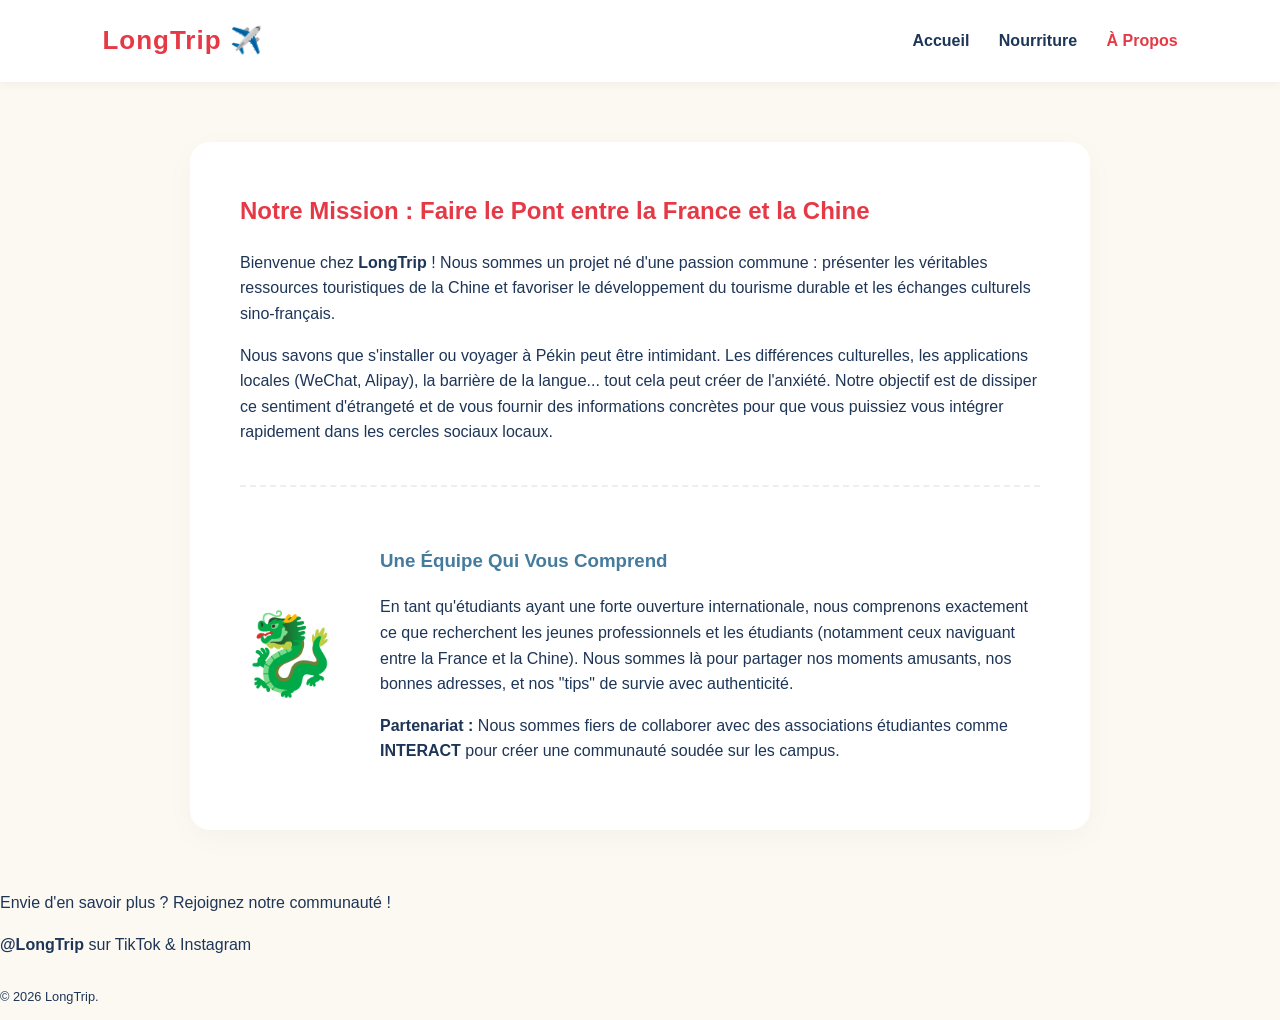
<file: longtrip/a-propos.html>
<!DOCTYPE html>
<html lang="fr">
<head>
    <meta charset="UTF-8">
    <meta name="viewport" content="width=device-width, initial-scale=1.0">
    <title>LongTrip | À Propos</title>
    <link rel="stylesheet" href="style.css">
    <style>
        .about-container {
            max-width: 900px;
            margin: 60px auto;
            padding: 0 20px;
        }
        .about-text {
            background: white;
            padding: 50px;
            border-radius: 20px;
            box-shadow: 0 8px 30px rgba(0,0,0,0.03);
            margin-bottom: 40px;
        }
        .about-text h2 { color: var(--primary-red); margin-top: 0;}
        .team-section {
            display: flex;
            align-items: center;
            gap: 40px;
            margin-top: 40px;
            padding-top: 40px;
            border-top: 2px dashed #eee;
        }
        .mascot-large {
            width: 150px;
            height: auto;
        }
    </style>
</head>
<body>

    <header>
        <div class="logo">LongTrip ✈️</div>
        <nav>
            <a href="index.html">Accueil</a>
            <a href="nourriture.html">Nourriture</a>
            <a href="a-propos.html" style="color: var(--primary-red);">À Propos</a>
        </nav>
    </header>

    <div class="about-container">
        <div class="about-text">
            <h2>Notre Mission : Faire le Pont entre la France et la Chine</h2>
            <p>Bienvenue chez <strong>LongTrip</strong> ! Nous sommes un projet né d'une passion commune : présenter les véritables ressources touristiques de la Chine et favoriser le développement du tourisme durable et les échanges culturels sino-français.</p>
            
            <p>Nous savons que s'installer ou voyager à Pékin peut être intimidant. Les différences culturelles, les applications locales (WeChat, Alipay), la barrière de la langue... tout cela peut créer de l'anxiété. Notre objectif est de dissiper ce sentiment d'étrangeté et de vous fournir des informations concrètes pour que vous puissiez vous intégrer rapidement dans les cercles sociaux locaux.</p>

            <div class="team-section">
                <div style="font-size: 80px;">🐉</div> 
                <div>
                    <h3 style="color: var(--accent-blue);">Une Équipe Qui Vous Comprend</h3>
                    <p>En tant qu'étudiants ayant une forte ouverture internationale, nous comprenons exactement ce que recherchent les jeunes professionnels et les étudiants (notamment ceux naviguant entre la France et la Chine). Nous sommes là pour partager nos moments amusants, nos bonnes adresses, et nos "tips" de survie avec authenticité.</p>
                    <p><strong>Partenariat :</strong> Nous sommes fiers de collaborer avec des associations étudiantes comme <strong>INTERACT</strong> pour créer une communauté soudée sur les campus.</p>
                </div>
            </div>
        </div>
    </div>

    <footer>
        <p>Envie d'en savoir plus ? Rejoignez notre communauté !</p>
        <p><strong>@LongTrip</strong> sur TikTok & Instagram</p>
        <p style="font-size: 0.8rem; margin-top: 30px;">© 2026 LongTrip.</p>
    </footer>

</body>
</html>
</file>
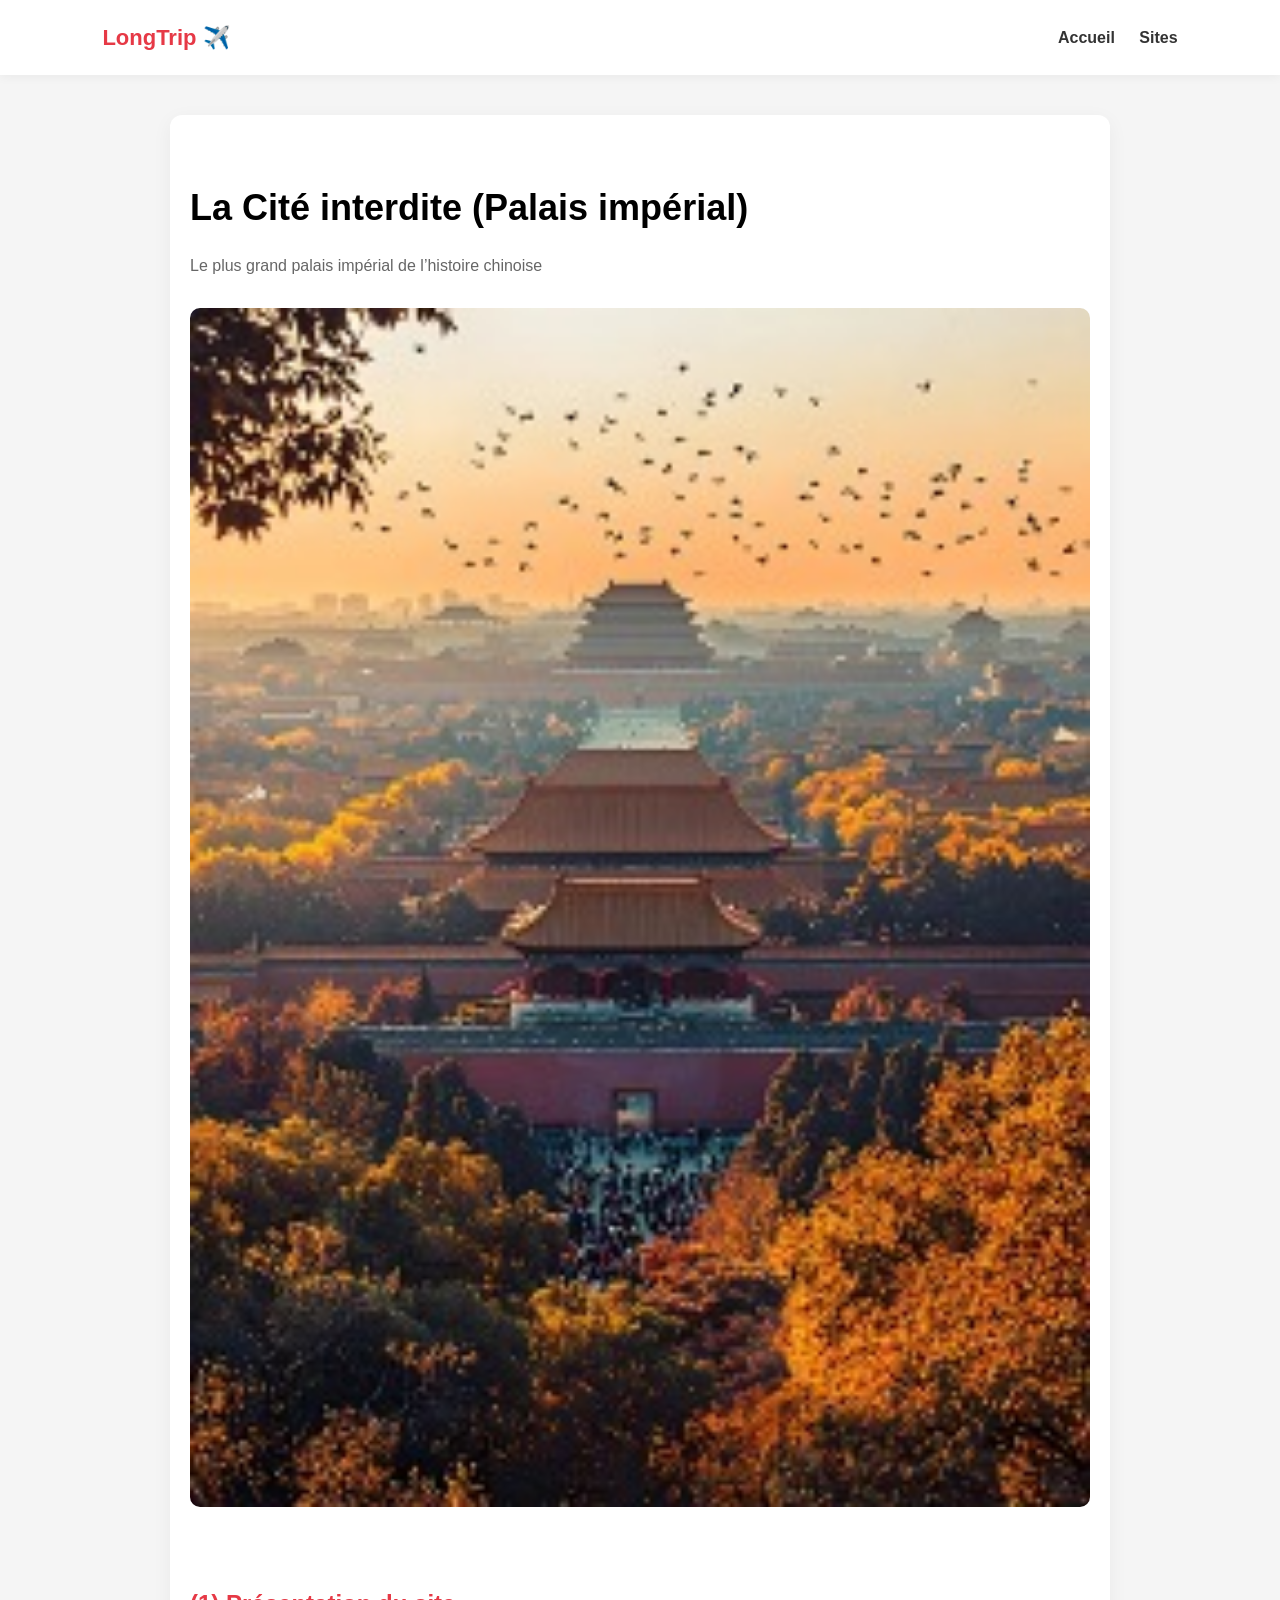
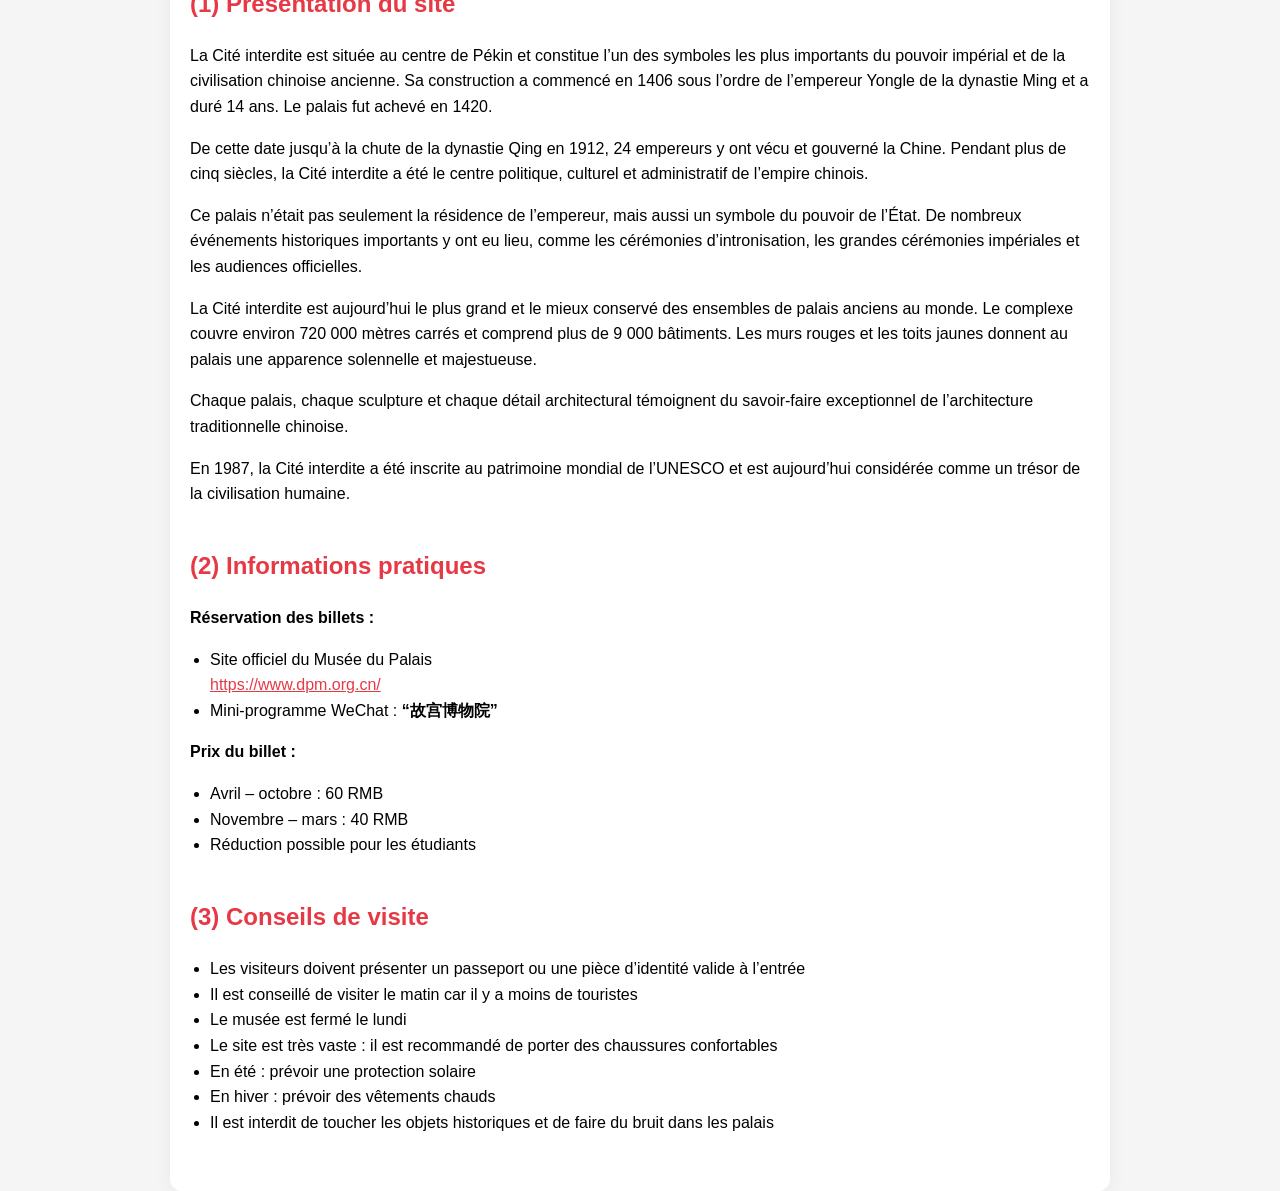
<file: longtrip/forbiddencity.html>
<!DOCTYPE html>
<html lang="fr">

<head>

<meta charset="UTF-8">
<meta name="viewport" content="width=device-width, initial-scale=1.0">

<title>La Cité interdite | LongTrip</title>

<style>

body{
font-family: Arial;
margin:0;
background:#f5f5f5;
line-height:1.6;
}

header{
display:flex;
justify-content:space-between;
align-items:center;
padding:20px 8%;
background:white;
box-shadow:0 2px 10px rgba(0,0,0,0.05);
}

.logo{
font-size:22px;
font-weight:bold;
color:#e63946;
}

nav a{
margin-left:20px;
text-decoration:none;
color:#333;
font-weight:bold;
}

.container{
max-width:900px;
margin:auto;
padding:40px 20px;
background:white;
margin-top:40px;
border-radius:12px;
box-shadow:0 5px 20px rgba(0,0,0,0.05);
}

.title{
font-size:36px;
margin-bottom:10px;
}

.subtitle{
color:#666;
margin-bottom:30px;
}

.site-img{
width:100%;
border-radius:10px;
margin-bottom:30px;
}

.section{
margin-top:40px;
}

h2{
color:#e63946;
}

ul{
padding-left:20px;
}

a{
color:#e63946;
}

</style>

</head>


<body>

<header>

<div class="logo">LongTrip ✈️</div>

<nav>

<a href="index.html">Accueil</a>
<a href="sites.html">Sites</a>

</nav>

</header>



<div class="container">

<h1 class="title">La Cité interdite (Palais impérial)</h1>

<p class="subtitle">Le plus grand palais impérial de l’histoire chinoise</p>


<img src="images/forbiddencity.jpg" class="site-img">


<div class="section">

<h2>(1) Présentation du site</h2>

<p>
La Cité interdite est située au centre de Pékin et constitue
l’un des symboles les plus importants du pouvoir impérial
et de la civilisation chinoise ancienne.
Sa construction a commencé en 1406 sous l’ordre de l’empereur Yongle
de la dynastie Ming et a duré 14 ans.
Le palais fut achevé en 1420.
</p>

<p>
De cette date jusqu’à la chute de la dynastie Qing en 1912,
24 empereurs y ont vécu et gouverné la Chine.
Pendant plus de cinq siècles,
la Cité interdite a été le centre politique,
culturel et administratif de l’empire chinois.
</p>

<p>
Ce palais n’était pas seulement la résidence de l’empereur,
mais aussi un symbole du pouvoir de l’État.
De nombreux événements historiques importants
y ont eu lieu,
comme les cérémonies d’intronisation,
les grandes cérémonies impériales
et les audiences officielles.
</p>

<p>
La Cité interdite est aujourd’hui
le plus grand et le mieux conservé
des ensembles de palais anciens au monde.
Le complexe couvre environ 720 000 mètres carrés
et comprend plus de 9 000 bâtiments.
Les murs rouges et les toits jaunes
donnent au palais une apparence
solennelle et majestueuse.
</p>

<p>
Chaque palais, chaque sculpture
et chaque détail architectural
témoignent du savoir-faire exceptionnel
de l’architecture traditionnelle chinoise.
</p>

<p>
En 1987,
la Cité interdite a été inscrite
au patrimoine mondial de l’UNESCO
et est aujourd’hui considérée
comme un trésor de la civilisation humaine.
</p>

</div>



<div class="section">

<h2>(2) Informations pratiques</h2>

<p><b>Réservation des billets :</b></p>

<ul>

<li>
Site officiel du Musée du Palais  
<br>
<a href="https://www.dpm.org.cn/">https://www.dpm.org.cn/</a>
</li>

<li>
Mini-programme WeChat :  
<b>“故宫博物院”</b>
</li>

</ul>


<p><b>Prix du billet :</b></p>

<ul>

<li>Avril – octobre : 60 RMB</li>
<li>Novembre – mars : 40 RMB</li>
<li>Réduction possible pour les étudiants</li>

</ul>

</div>



<div class="section">

<h2>(3) Conseils de visite</h2>

<ul>

<li>Les visiteurs doivent présenter un passeport ou une pièce d’identité valide à l’entrée</li>

<li>Il est conseillé de visiter le matin car il y a moins de touristes</li>

<li>Le musée est fermé le lundi</li>

<li>Le site est très vaste : il est recommandé de porter des chaussures confortables</li>

<li>En été : prévoir une protection solaire</li>

<li>En hiver : prévoir des vêtements chauds</li>

<li>Il est interdit de toucher les objets historiques et de faire du bruit dans les palais</li>

</ul>

</div>


</div>

</body>

</html>
</file>
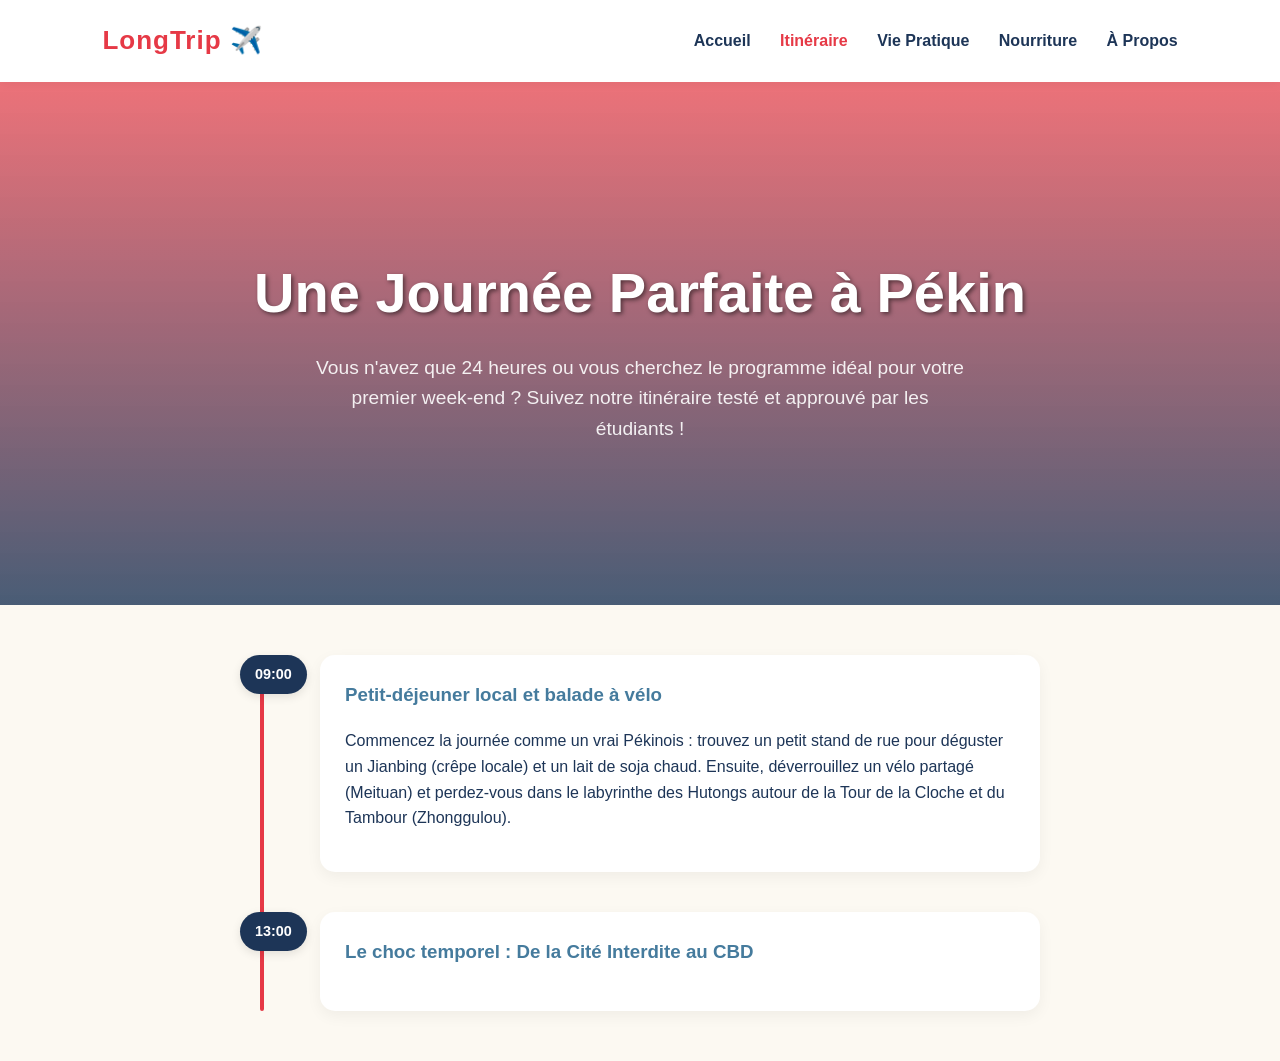
<file: longtrip/itineraire.html>
<!DOCTYPE html>
<html lang="fr">
<head>
    <meta charset="UTF-8">
    <meta name="viewport" content="width=device-width, initial-scale=1.0">
    <title>LongTrip | Itinéraire : Une Journée à Pékin</title>
    <link rel="stylesheet" href="style.css">
    <style>
        .itineraire-hero {
            background: linear-gradient(rgba(230, 57, 70, 0.7), rgba(29, 53, 87, 0.8)), url('https://images.unsplash.com/photo-1508804052814-cd3ba865a116?ixlib=rb-4.0.3&auto=format&fit=crop&w=1920&q=80') center/cover;
        }
        .timeline {
            max-width: 800px;
            margin: 50px auto;
            position: relative;
            padding: 0 20px;
        }
        /* 路线时间轴竖线 */
        .timeline::before {
            content: '';
            position: absolute;
            left: 40px;
            top: 0;
            bottom: 0;
            width: 4px;
            background: var(--primary-red);
            border-radius: 2px;
        }
        .timeline-item {
            position: relative;
            margin-bottom: 40px;
            padding-left: 80px;
        }
        .time-badge {
            position: absolute;
            left: 0;
            top: 0;
            background: var(--text-dark);
            color: white;
            padding: 8px 15px;
            border-radius: 20px;
            font-weight: bold;
            font-size: 0.9rem;
            box-shadow: 0 3px 10px rgba(0,0,0,0.1);
            z-index: 2;
        }
        .timeline-content {
            background: white;
            padding: 25px;
            border-radius: 15px;
            box-shadow: 0 5px 15px rgba(0,0,0,0.05);
        }
        .timeline-content h3 { color: var(--accent-blue); margin-top: 0;}
    </style>
</head>
<body>

    <header>
        <div class="logo">LongTrip ✈️</div>
        <nav>
            <a href="index.html">Accueil</a>
            <a href="itineraire.html" style="color: var(--primary-red);">Itinéraire</a>
            <a href="vie-pratique.html">Vie Pratique</a>
            <a href="nourriture.html">Nourriture</a>
            <a href="a-propos.html">À Propos</a>
        </nav>
    </header>

    <section class="hero itineraire-hero">
        <h1>Une Journée Parfaite à Pékin</h1>
        <p>Vous n'avez que 24 heures ou vous cherchez le programme idéal pour votre premier week-end ? Suivez notre itinéraire testé et approuvé par les étudiants !</p>
    </section>

    <div class="timeline">
        <div class="timeline-item">
            <div class="time-badge">09:00</div>
            <div class="timeline-content">
                <h3>Petit-déjeuner local et balade à vélo</h3>
                <p>Commencez la journée comme un vrai Pékinois : trouvez un petit stand de rue pour déguster un Jianbing (crêpe locale) et un lait de soja chaud. Ensuite, déverrouillez un vélo partagé (Meituan) et perdez-vous dans le labyrinthe des Hutongs autour de la Tour de la Cloche et du Tambour (Zhonggulou).</p>
            </div>
        </div>

        <div class="timeline-item">
            <div class="time-badge">13:00</div>
            <div class="timeline-content">
                <h3>Le choc temporel : De la Cité Interdite au CBD</h3>
</file>
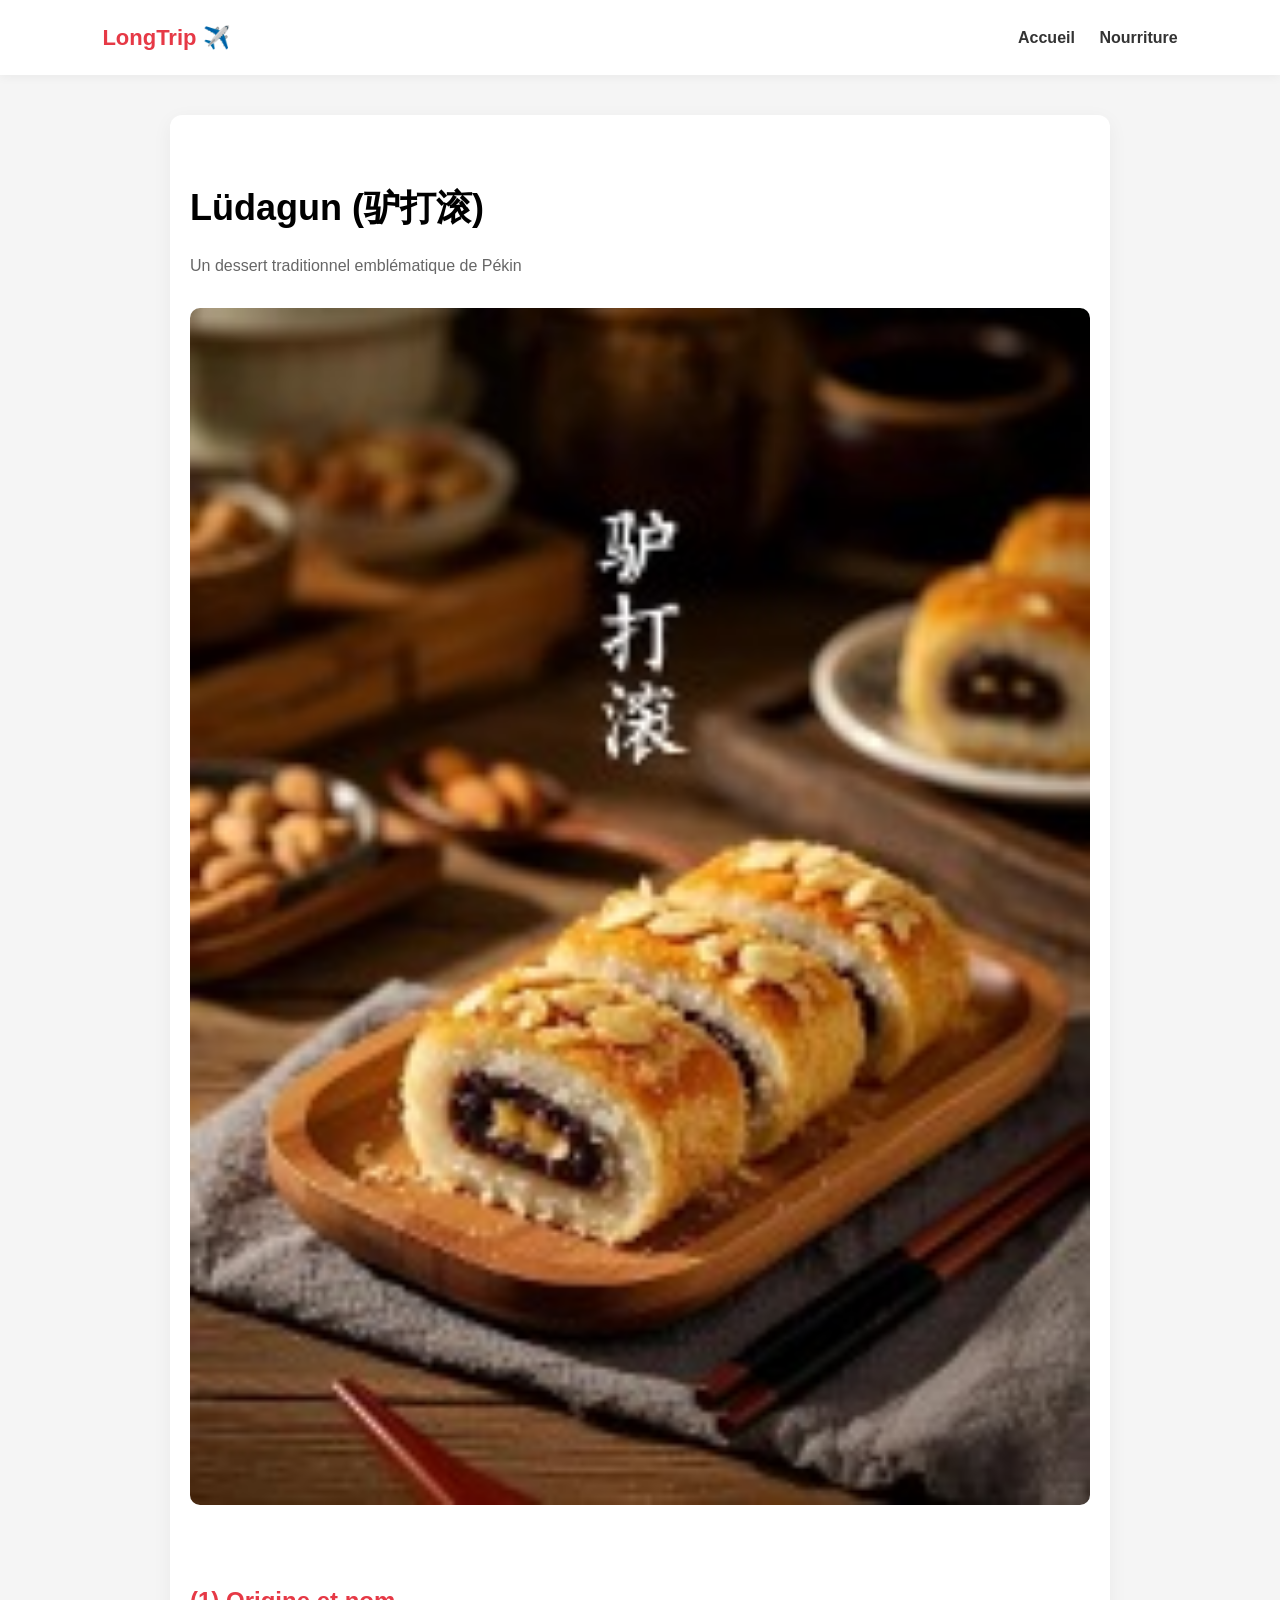
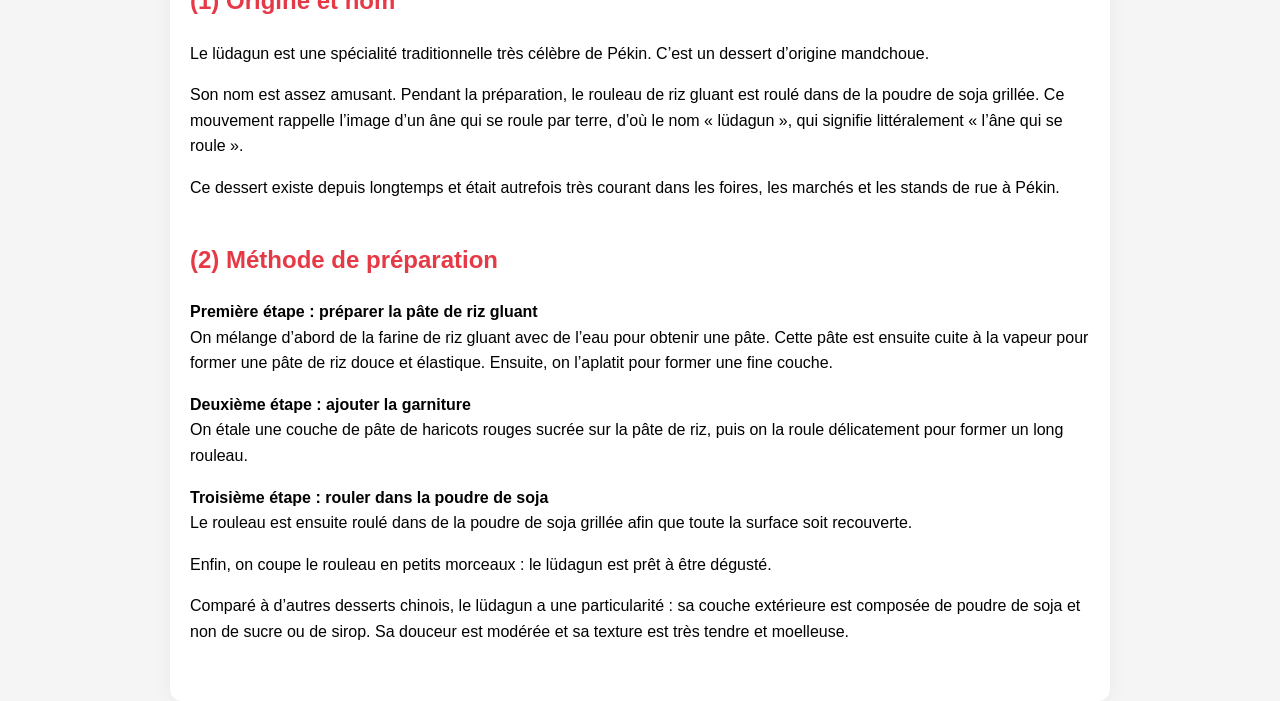
<file: longtrip/ludagun.html>
<!DOCTYPE html>
<html lang="fr">

<head>

<meta charset="UTF-8">
<meta name="viewport" content="width=device-width, initial-scale=1.0">

<title>Lüdagun | LongTrip</title>

<style>

body{
font-family: Arial;
margin:0;
background:#f5f5f5;
line-height:1.6;
}

header{
display:flex;
justify-content:space-between;
align-items:center;
padding:20px 8%;
background:white;
box-shadow:0 2px 10px rgba(0,0,0,0.05);
}

.logo{
font-size:22px;
font-weight:bold;
color:#e63946;
}

nav a{
margin-left:20px;
text-decoration:none;
color:#333;
font-weight:bold;
}

.container{
max-width:900px;
margin:auto;
padding:40px 20px;
background:white;
margin-top:40px;
border-radius:12px;
box-shadow:0 5px 20px rgba(0,0,0,0.05);
}

.title{
font-size:36px;
margin-bottom:10px;
}

.subtitle{
color:#666;
margin-bottom:30px;
}

.food-img{
width:100%;
border-radius:10px;
margin-bottom:30px;
}

.section{
margin-top:40px;
}

h2{
color:#e63946;
}

</style>

</head>


<body>

<header>

<div class="logo">LongTrip ✈️</div>

<nav>

<a href="index.html">Accueil</a>
<a href="nourriture.html">Nourriture</a>

</nav>

</header>



<div class="container">

<h1 class="title">Lüdagun (驴打滚)</h1>

<p class="subtitle">Un dessert traditionnel emblématique de Pékin</p>


<img src="images/ludagun.jpg" class="food-img">


<div class="section">

<h2>(1) Origine et nom</h2>

<p>
Le lüdagun est une spécialité traditionnelle très célèbre de Pékin.
C’est un dessert d’origine mandchoue.
</p>

<p>
Son nom est assez amusant.
Pendant la préparation, le rouleau de riz gluant est roulé dans
de la poudre de soja grillée.
Ce mouvement rappelle l’image d’un âne qui se roule par terre,
d’où le nom « lüdagun », qui signifie littéralement
« l’âne qui se roule ».
</p>

<p>
Ce dessert existe depuis longtemps et était autrefois
très courant dans les foires, les marchés et
les stands de rue à Pékin.
</p>

</div>



<div class="section">

<h2>(2) Méthode de préparation</h2>

<p>
<b>Première étape : préparer la pâte de riz gluant</b><br>
On mélange d’abord de la farine de riz gluant avec de l’eau
pour obtenir une pâte.
Cette pâte est ensuite cuite à la vapeur pour former
une pâte de riz douce et élastique.
Ensuite, on l’aplatit pour former une fine couche.
</p>

<p>
<b>Deuxième étape : ajouter la garniture</b><br>
On étale une couche de pâte de haricots rouges sucrée
sur la pâte de riz,
puis on la roule délicatement pour former
un long rouleau.
</p>

<p>
<b>Troisième étape : rouler dans la poudre de soja</b><br>
Le rouleau est ensuite roulé dans
de la poudre de soja grillée
afin que toute la surface soit recouverte.
</p>

<p>
Enfin, on coupe le rouleau en petits morceaux :
le lüdagun est prêt à être dégusté.
</p>

<p>
Comparé à d’autres desserts chinois,
le lüdagun a une particularité :
sa couche extérieure est composée de poudre de soja
et non de sucre ou de sirop.
Sa douceur est modérée et sa texture est très tendre
et moelleuse.
</p>

</div>

</div>

</body>

</html>
</file>
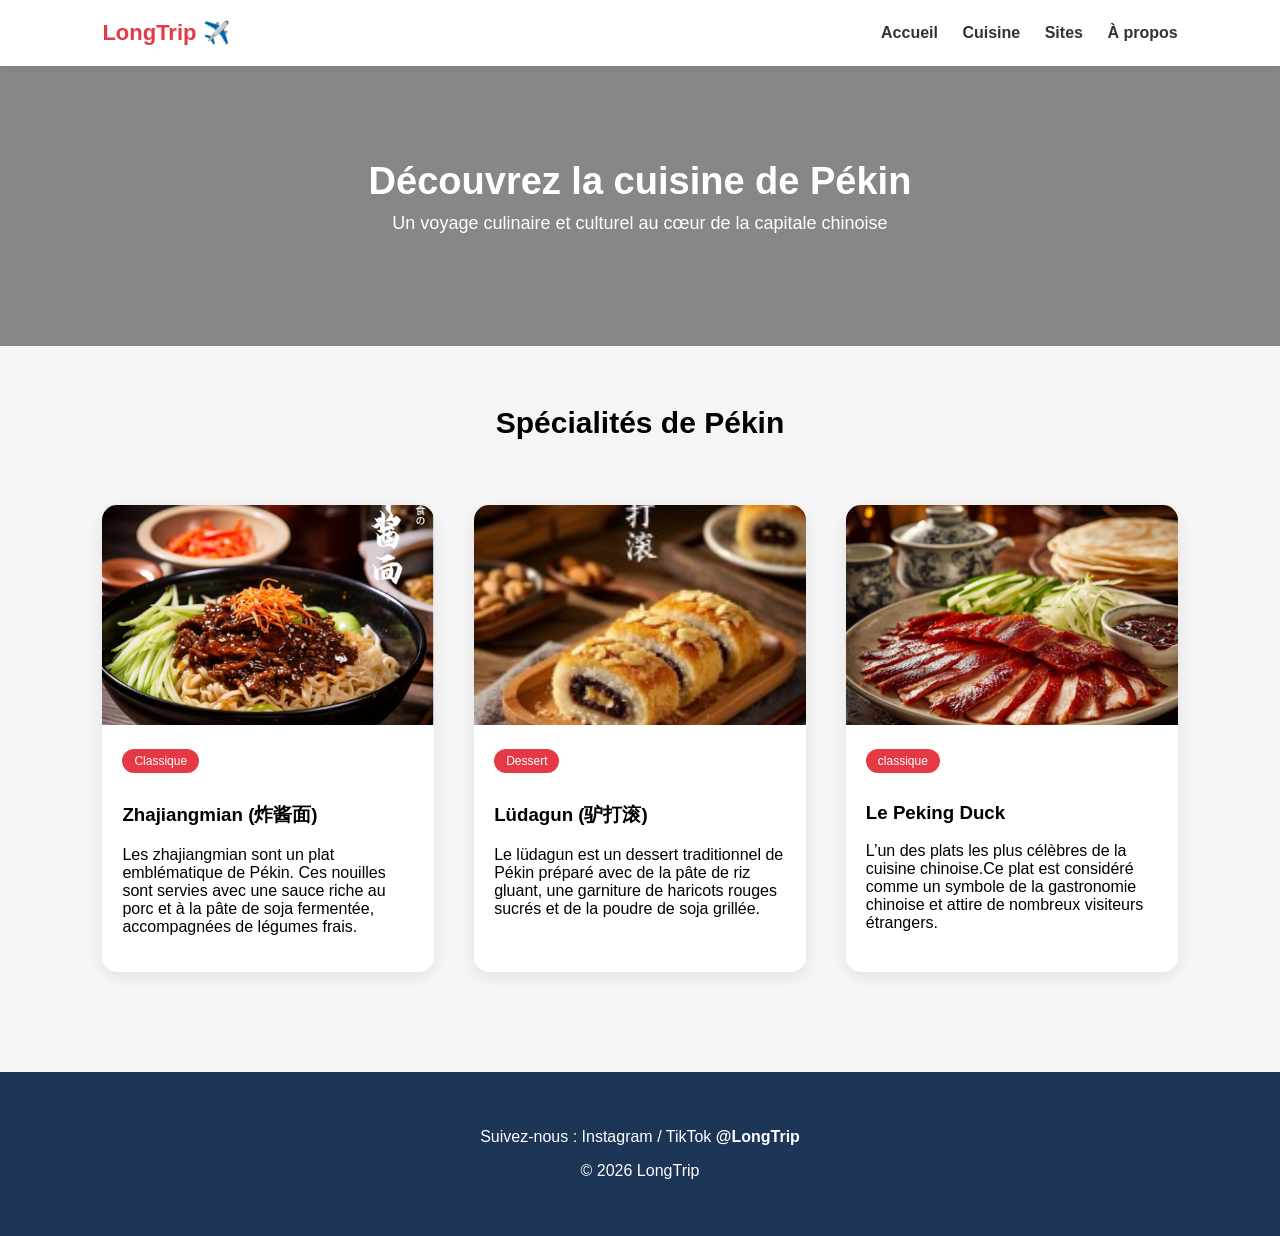
<file: longtrip/nourriture.html>
<!DOCTYPE html>
<html lang="fr">

<head>
<meta charset="UTF-8">
<meta name="viewport" content="width=device-width, initial-scale=1.0">

<title>LongTrip | Cuisine de Pékin</title>

<style>

body{
font-family: Arial, sans-serif;
margin:0;
background:#f5f5f5;
}

header{
display:flex;
justify-content:space-between;
align-items:center;
padding:20px 8%;
background:white;
box-shadow:0 2px 10px rgba(0,0,0,0.05);
}

.logo{
font-size:22px;
font-weight:bold;
color:#e63946;
}

nav a{
margin-left:20px;
text-decoration:none;
color:#333;
font-weight:bold;
}

.hero{
height:280px;
display:flex;
flex-direction:column;
justify-content:center;
align-items:center;
text-align:center;
color:white;
background:
linear-gradient(rgba(0,0,0,0.45),rgba(0,0,0,0.45)),
url("https://images.unsplash.com/photo-1508804052814-cd3ba865a116?auto=format&fit=crop&w=1920&q=80")
center/cover;
}

.hero h1{
font-size:38px;
margin:0;
}

.hero p{
font-size:18px;
margin-top:10px;
}

.section-title{
text-align:center;
margin-top:60px;
font-size:30px;
}

.food-grid{
display:grid;
grid-template-columns:repeat(auto-fit,minmax(280px,1fr));
gap:40px;
padding:40px 8%;
}

.food-item{
background:white;
border-radius:15px;
overflow:hidden;
box-shadow:0 5px 15px rgba(0,0,0,0.08);
transition:transform 0.3s;
text-decoration:none;
color:black;
}

.food-item:hover{
transform:scale(1.03);
}

.food-img{
width:100%;
height:220px;
object-fit:cover;
}

.food-content{
padding:20px;
}

.food-tag{
background:#e63946;
color:white;
padding:5px 12px;
border-radius:20px;
font-size:12px;
display:inline-block;
margin-bottom:10px;
}

footer{
background:#1d3557;
color:white;
text-align:center;
padding:40px;
margin-top:60px;
}

</style>
</head>

<body>

<header>

<div class="logo">LongTrip ✈️</div>

<nav>
<a href="index.html">Accueil</a>
<a href="nourriture.html">Cuisine</a>
<a href="#">Sites</a>
<a href="#">À propos</a>
</nav>

</header>


<section class="hero">

<h1>Découvrez la cuisine de Pékin</h1>

<p>Un voyage culinaire et culturel au cœur de la capitale chinoise</p>

</section>


<h2 class="section-title">Spécialités de Pékin</h2>


<div class="food-grid">

<!-- 卡片1 -->

<a class="food-item" href="zhajiangmian.html">

<img src="images/zhajiangmian.png" class="food-img">

<div class="food-content">

<span class="food-tag">Classique</span>

<h3>Zhajiangmian (炸酱面)</h3>

<p>
Les zhajiangmian sont un plat emblématique de Pékin.
Ces nouilles sont servies avec une sauce riche au porc
et à la pâte de soja fermentée, accompagnées de légumes frais.
</p>

</div>

</a>


<!-- 卡片2 -->

<a class="food-item" href="ludagun.html">

<img src="images/ludagun.jpg" class="food-img">


<div class="food-content">

<span class="food-tag">Dessert</span>

<h3>Lüdagun (驴打滚)</h3>

<p>
Le lüdagun est un dessert traditionnel de Pékin
préparé avec de la pâte de riz gluant,
une garniture de haricots rouges sucrés
et de la poudre de soja grillée.
</p>

</div>

</a>


<!-- 卡片3 -->

<a class="food-item" href="pekingduck.html">

<img src="images/duck.png" class="food-img">

<div class="food-content">

<span class="food-tag">classique</span>

<h3>Le Peking Duck</h3>

<p>
L’un des plats les plus célèbres de la cuisine chinoise.Ce plat est considéré comme un symbole de la gastronomie chinoise et attire de nombreux visiteurs étrangers.
</p>

</div>

</a>

</div> <!-- fin food-grid -->


<footer>

<p>Suivez-nous : Instagram / TikTok <strong>@LongTrip</strong></p>

<p>© 2026 LongTrip</p>

</footer>

</body>
</html>


</body>
</html>
</file>
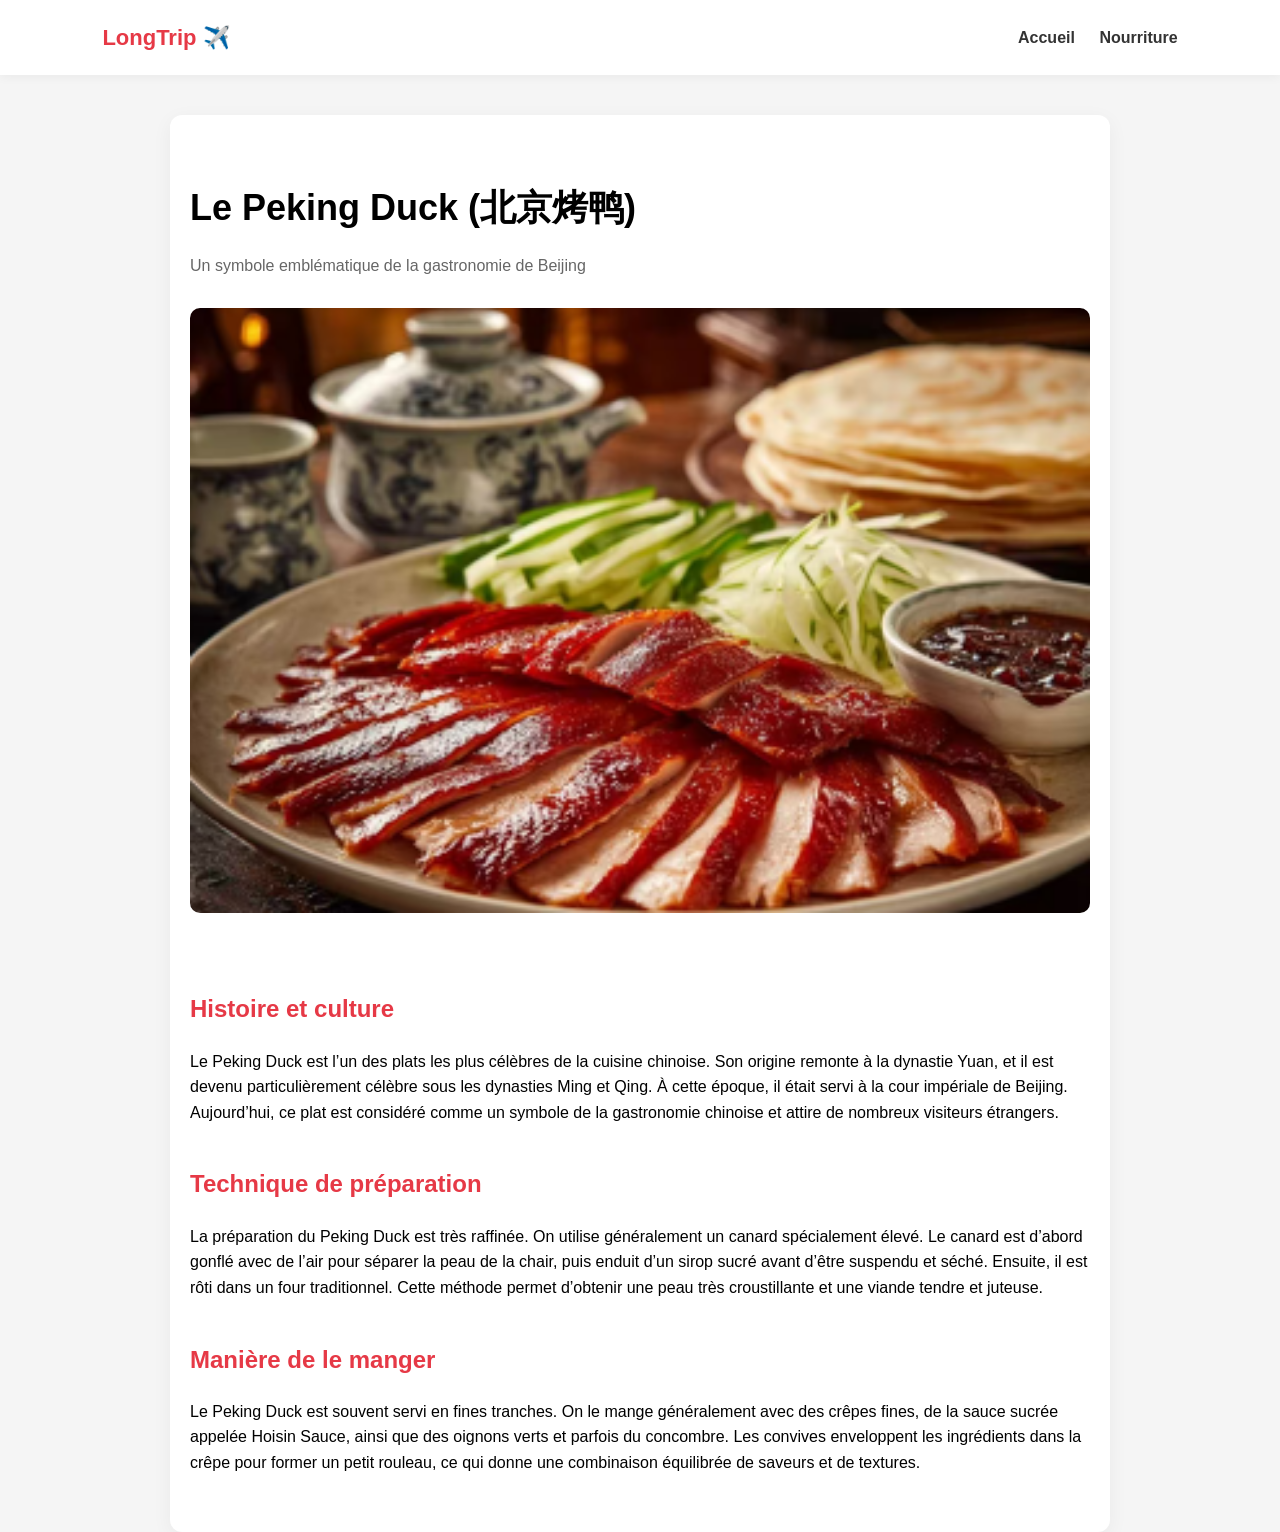
<file: longtrip/pekingduck.html>
<!DOCTYPE html>
<html lang="fr">

<head>

<meta charset="UTF-8">
<meta name="viewport" content="width=device-width, initial-scale=1.0">

<title>Peking Duck | LongTrip</title>

<style>

body{
font-family: Arial;
margin:0;
background:#f5f5f5;
line-height:1.6;
}

header{
display:flex;
justify-content:space-between;
align-items:center;
padding:20px 8%;
background:white;
box-shadow:0 2px 10px rgba(0,0,0,0.05);
}

.logo{
font-size:22px;
font-weight:bold;
color:#e63946;
}

nav a{
margin-left:20px;
text-decoration:none;
color:#333;
font-weight:bold;
}

.container{
max-width:900px;
margin:auto;
padding:40px 20px;
background:white;
margin-top:40px;
border-radius:12px;
box-shadow:0 5px 20px rgba(0,0,0,0.05);
}

.title{
font-size:36px;
margin-bottom:10px;
}

.subtitle{
color:#666;
margin-bottom:30px;
}

.food-img{
width:100%;
border-radius:10px;
margin-bottom:30px;
}

.section{
margin-top:40px;
}

h2{
color:#e63946;
}

</style>

</head>

<body>

<header>

<div class="logo">LongTrip ✈️</div>

<nav>

<a href="index.html">Accueil</a>
<a href="nourriture.html">Nourriture</a>

</nav>

</header>

<div class="container">

<h1 class="title">Le Peking Duck (北京烤鸭)</h1>

<p class="subtitle">Un symbole emblématique de la gastronomie de Beijing</p>

<img src="images/duck.png" class="food-img">

<div class="section">

<h2>Histoire et culture</h2>

<p>
Le Peking Duck est l’un des plats les plus célèbres de la cuisine chinoise.
Son origine remonte à la dynastie Yuan, et il est devenu particulièrement célèbre
sous les dynasties Ming et Qing. À cette époque, il était servi à la cour impériale de Beijing.
Aujourd’hui, ce plat est considéré comme un symbole de la gastronomie chinoise
et attire de nombreux visiteurs étrangers.
</p>

</div>

<div class="section">

<h2>Technique de préparation</h2>

<p>
La préparation du Peking Duck est très raffinée.
On utilise généralement un canard spécialement élevé.
Le canard est d’abord gonflé avec de l’air pour séparer la peau de la chair,
puis enduit d’un sirop sucré avant d’être suspendu et séché.
Ensuite, il est rôti dans un four traditionnel.
Cette méthode permet d’obtenir une peau très croustillante
et une viande tendre et juteuse.
</p>

</div>

<div class="section">

<h2>Manière de le manger</h2>

<p>
Le Peking Duck est souvent servi en fines tranches.
On le mange généralement avec des crêpes fines,
de la sauce sucrée appelée Hoisin Sauce,
ainsi que des oignons verts et parfois du concombre.
Les convives enveloppent les ingrédients dans la crêpe
pour former un petit rouleau,
ce qui donne une combinaison équilibrée de saveurs et de textures.
</p>

</div>

</div>

</body>
</file>
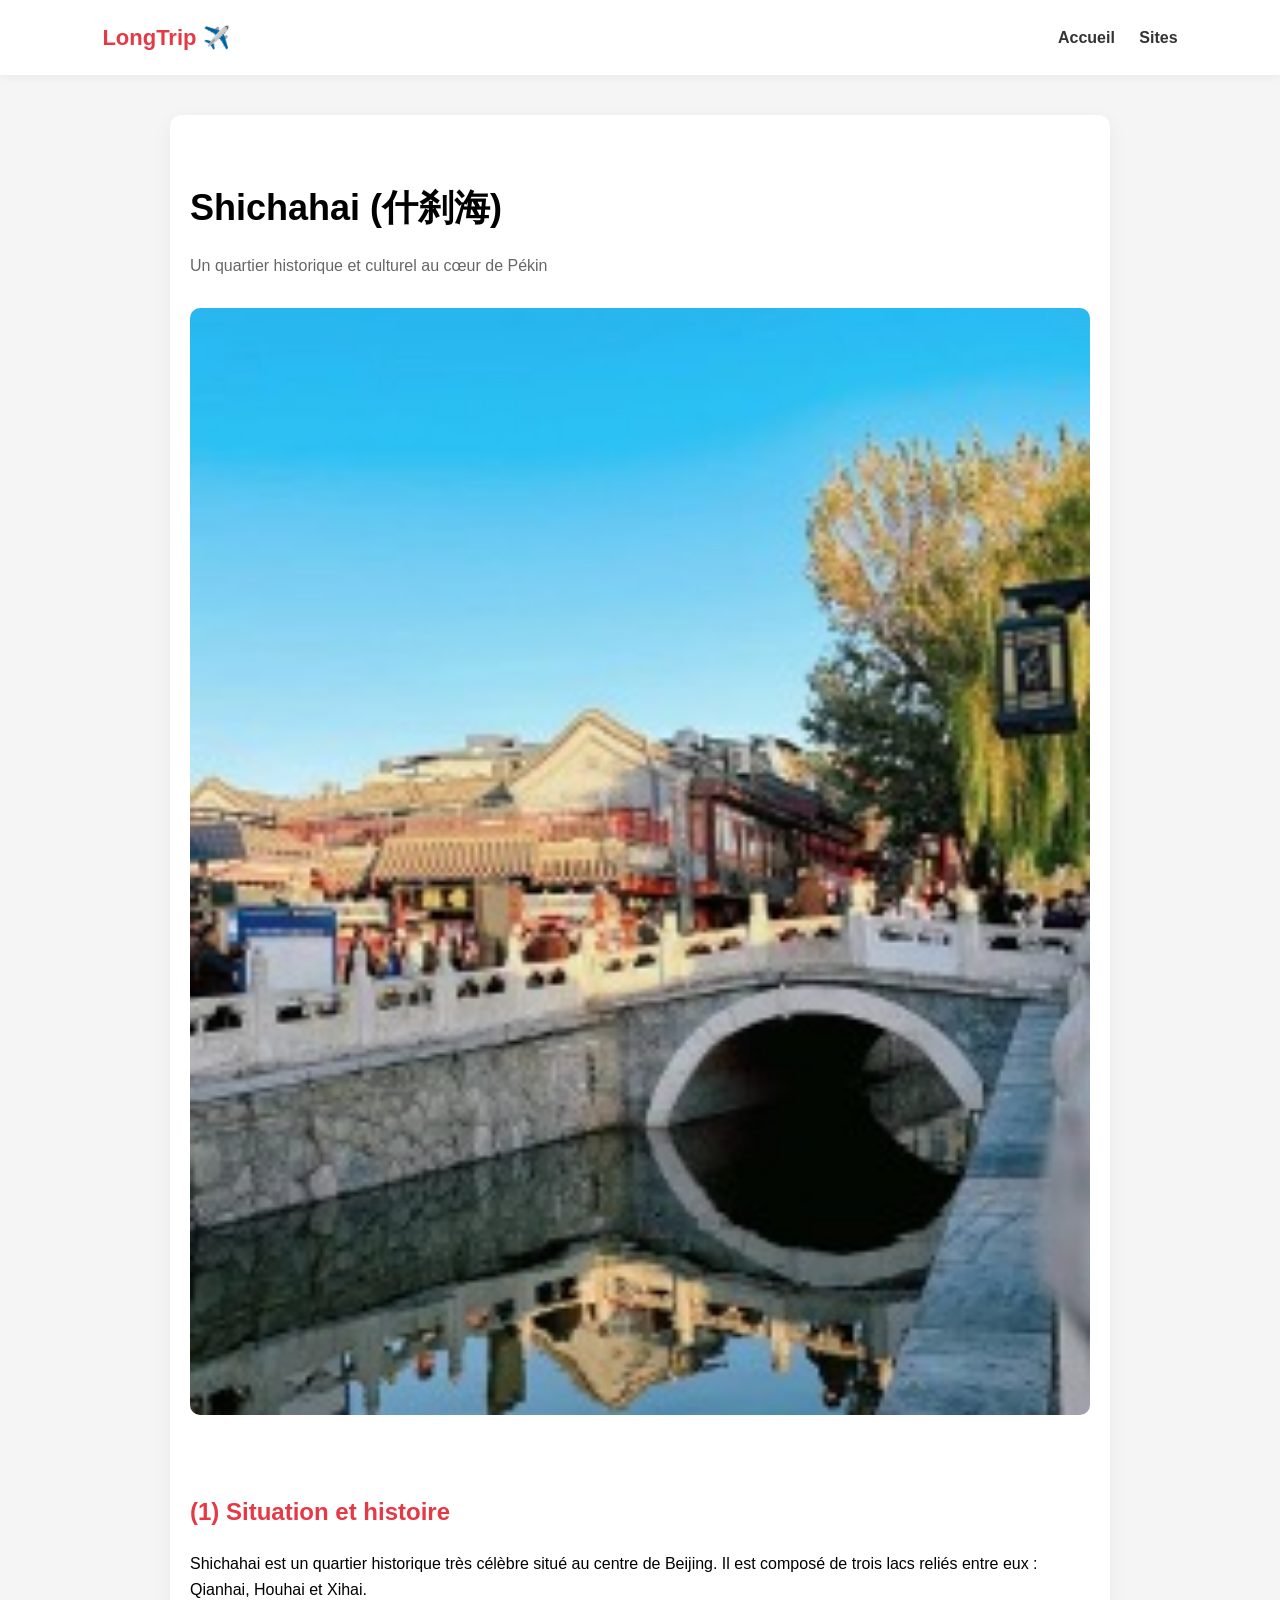
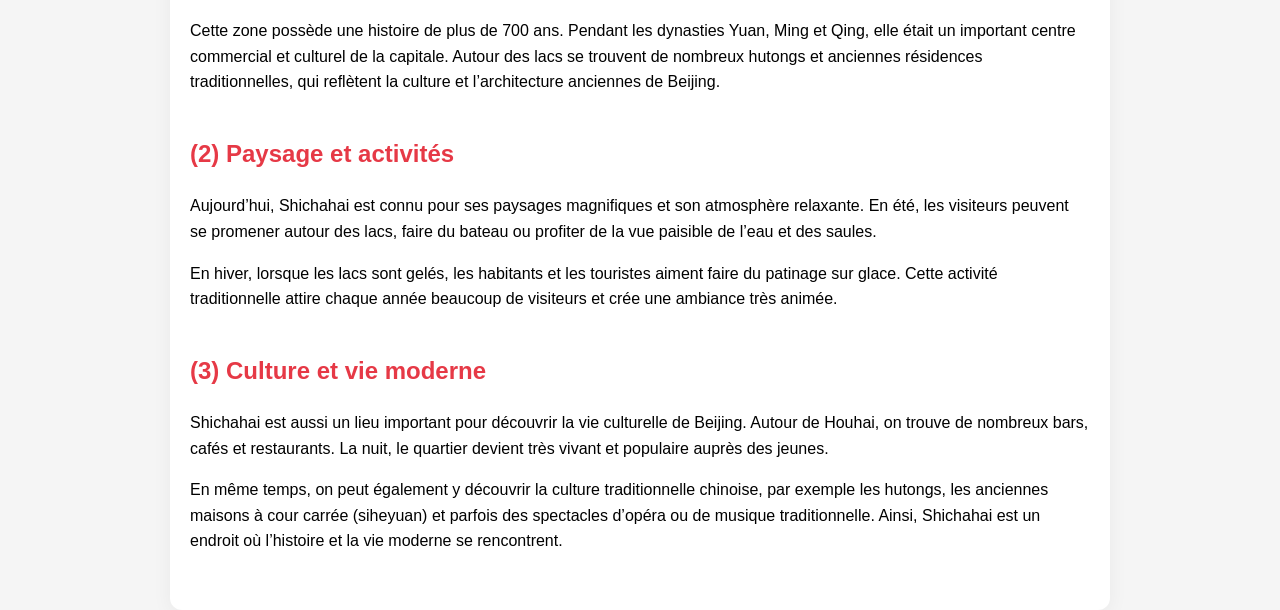
<file: longtrip/shichahai.html>
<!DOCTYPE html>
<html lang="fr">

<head>

<meta charset="UTF-8">
<meta name="viewport" content="width=device-width, initial-scale=1.0">

<title>Shichahai | LongTrip</title>

<style>

body{
font-family: Arial;
margin:0;
background:#f5f5f5;
line-height:1.6;
}

header{
display:flex;
justify-content:space-between;
align-items:center;
padding:20px 8%;
background:white;
box-shadow:0 2px 10px rgba(0,0,0,0.05);
}

.logo{
font-size:22px;
font-weight:bold;
color:#e63946;
}

nav a{
margin-left:20px;
text-decoration:none;
color:#333;
font-weight:bold;
}

.container{
max-width:900px;
margin:auto;
padding:40px 20px;
background:white;
margin-top:40px;
border-radius:12px;
box-shadow:0 5px 20px rgba(0,0,0,0.05);
}

.title{
font-size:36px;
margin-bottom:10px;
}

.subtitle{
color:#666;
margin-bottom:30px;
}

.site-img{
width:100%;
border-radius:10px;
margin-bottom:30px;
}

.section{
margin-top:40px;
}

h2{
color:#e63946;
}

</style>

</head>


<body>

<header>

<div class="logo">LongTrip ✈️</div>

<nav>

<a href="index.html">Accueil</a>
<a href="sites.html">Sites</a>

</nav>

</header>



<div class="container">

<h1 class="title">Shichahai (什刹海)</h1>

<p class="subtitle">Un quartier historique et culturel au cœur de Pékin</p>


<img src="images/shichahai.jpg" class="site-img">

<div class="section">

<h2>(1) Situation et histoire</h2>

<p>
Shichahai est un quartier historique très célèbre situé au centre de Beijing.
Il est composé de trois lacs reliés entre eux : Qianhai, Houhai et Xihai.
</p>

<p>
Cette zone possède une histoire de plus de 700 ans.
Pendant les dynasties Yuan, Ming et Qing,
elle était un important centre commercial et culturel de la capitale.
Autour des lacs se trouvent de nombreux hutongs
et anciennes résidences traditionnelles,
qui reflètent la culture et l’architecture anciennes de Beijing.
</p>

</div>



<div class="section">

<h2>(2) Paysage et activités</h2>

<p>
Aujourd’hui, Shichahai est connu pour ses paysages magnifiques
et son atmosphère relaxante.
En été, les visiteurs peuvent se promener autour des lacs,
faire du bateau ou profiter de la vue paisible de l’eau et des saules.
</p>

<p>
En hiver, lorsque les lacs sont gelés,
les habitants et les touristes aiment faire du patinage sur glace.
Cette activité traditionnelle attire chaque année beaucoup de visiteurs
et crée une ambiance très animée.
</p>

</div>



<div class="section">

<h2>(3) Culture et vie moderne</h2>

<p>
Shichahai est aussi un lieu important pour découvrir la vie culturelle de Beijing.
Autour de Houhai, on trouve de nombreux bars, cafés et restaurants.
La nuit, le quartier devient très vivant
et populaire auprès des jeunes.
</p>

<p>
En même temps, on peut également y découvrir
la culture traditionnelle chinoise,
par exemple les hutongs,
les anciennes maisons à cour carrée (siheyuan)
et parfois des spectacles d’opéra
ou de musique traditionnelle.
Ainsi, Shichahai est un endroit
où l’histoire et la vie moderne se rencontrent.
</p>

</div>

</div>

</body>

</html>
</file>
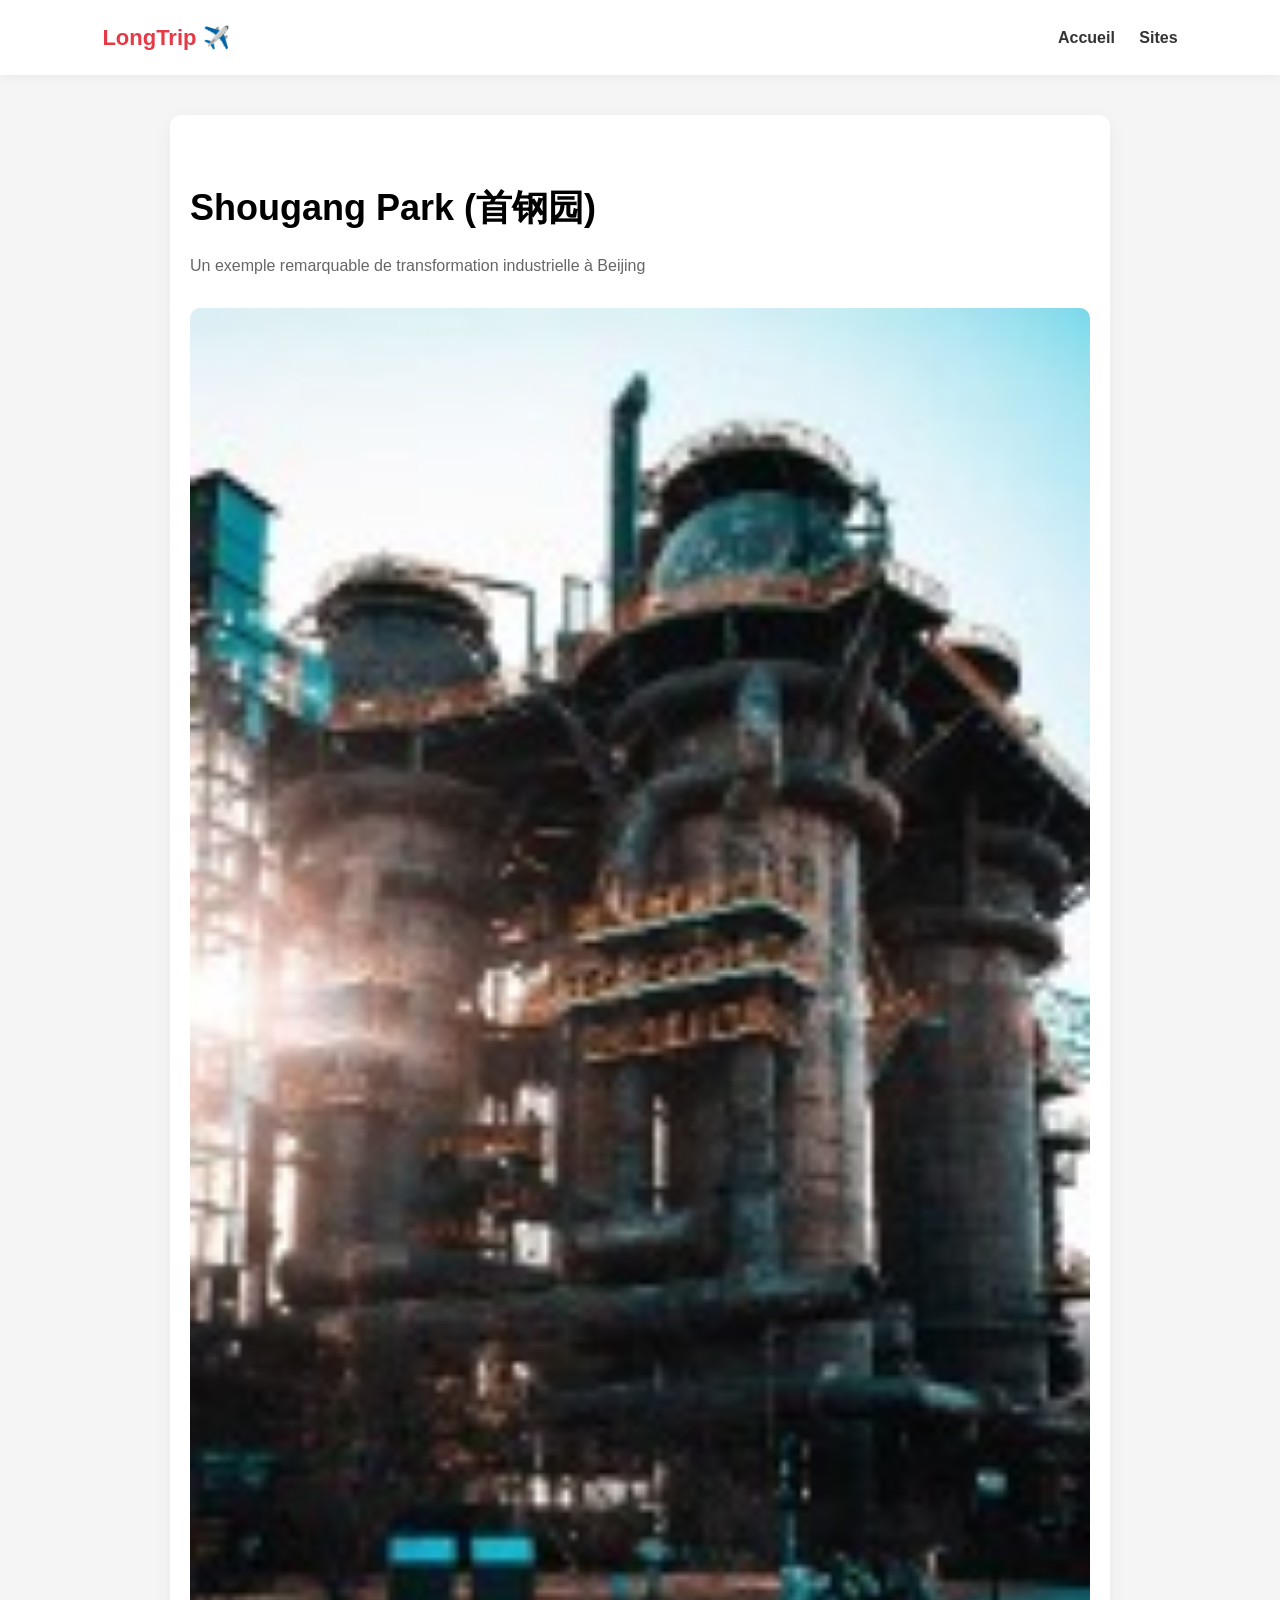
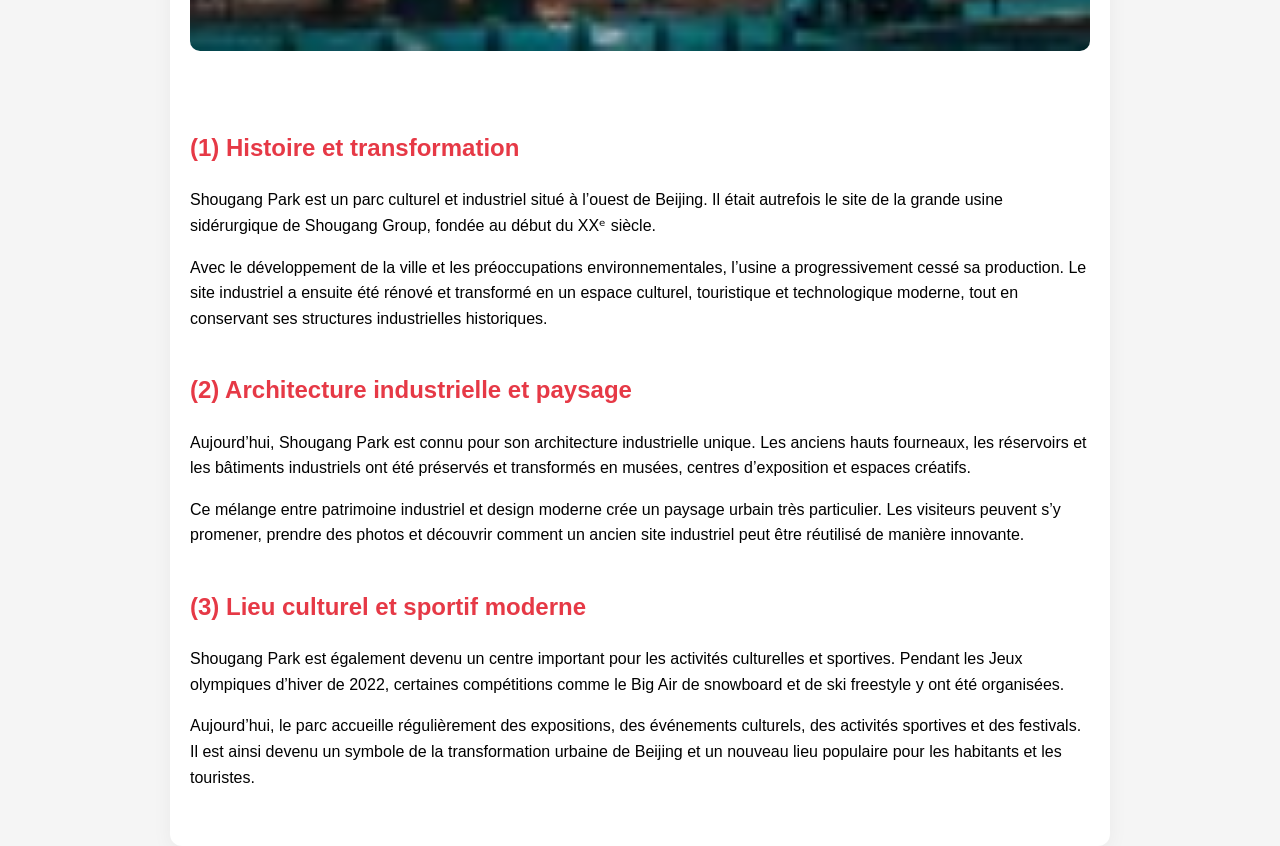
<file: longtrip/shougang.html>
<!DOCTYPE html>
<html lang="fr">

<head>

<meta charset="UTF-8">
<meta name="viewport" content="width=device-width, initial-scale=1.0">

<title>Shougang Park | LongTrip</title>

<style>

body{
font-family: Arial;
margin:0;
background:#f5f5f5;
line-height:1.6;
}

header{
display:flex;
justify-content:space-between;
align-items:center;
padding:20px 8%;
background:white;
box-shadow:0 2px 10px rgba(0,0,0,0.05);
}

.logo{
font-size:22px;
font-weight:bold;
color:#e63946;
}

nav a{
margin-left:20px;
text-decoration:none;
color:#333;
font-weight:bold;
}

.container{
max-width:900px;
margin:auto;
padding:40px 20px;
background:white;
margin-top:40px;
border-radius:12px;
box-shadow:0 5px 20px rgba(0,0,0,0.05);
}

.title{
font-size:36px;
margin-bottom:10px;
}

.subtitle{
color:#666;
margin-bottom:30px;
}

.site-img{
width:100%;
border-radius:10px;
margin-bottom:30px;
}

.section{
margin-top:40px;
}

h2{
color:#e63946;
}

</style>

</head>


<body>

<header>

<div class="logo">LongTrip ✈️</div>

<nav>

<a href="index.html">Accueil</a>
<a href="sites.html">Sites</a>

</nav>

</header>



<div class="container">

<h1 class="title">Shougang Park (首钢园)</h1>

<p class="subtitle">Un exemple remarquable de transformation industrielle à Beijing</p>


<img src="images/shougang.jpg" class="site-img">


<div class="section">

<h2>(1) Histoire et transformation</h2>

<p>
Shougang Park est un parc culturel et industriel situé à l’ouest de Beijing.
Il était autrefois le site de la grande usine sidérurgique de Shougang Group,
fondée au début du XXᵉ siècle.
</p>

<p>
Avec le développement de la ville et les préoccupations environnementales,
l’usine a progressivement cessé sa production.
Le site industriel a ensuite été rénové et transformé
en un espace culturel, touristique et technologique moderne,
tout en conservant ses structures industrielles historiques.
</p>

</div>



<div class="section">

<h2>(2) Architecture industrielle et paysage</h2>

<p>
Aujourd’hui, Shougang Park est connu pour son architecture industrielle unique.
Les anciens hauts fourneaux, les réservoirs et les bâtiments industriels
ont été préservés et transformés en musées,
centres d’exposition et espaces créatifs.
</p>

<p>
Ce mélange entre patrimoine industriel et design moderne
crée un paysage urbain très particulier.
Les visiteurs peuvent s’y promener,
prendre des photos et découvrir
comment un ancien site industriel
peut être réutilisé de manière innovante.
</p>

</div>



<div class="section">

<h2>(3) Lieu culturel et sportif moderne</h2>

<p>
Shougang Park est également devenu un centre important
pour les activités culturelles et sportives.
Pendant les Jeux olympiques d’hiver de 2022,
certaines compétitions comme le Big Air
de snowboard et de ski freestyle
y ont été organisées.
</p>

<p>
Aujourd’hui, le parc accueille régulièrement
des expositions, des événements culturels,
des activités sportives et des festivals.
Il est ainsi devenu un symbole
de la transformation urbaine de Beijing
et un nouveau lieu populaire
pour les habitants et les touristes.
</p>

</div>

</div>

</body>

</html>
</file>
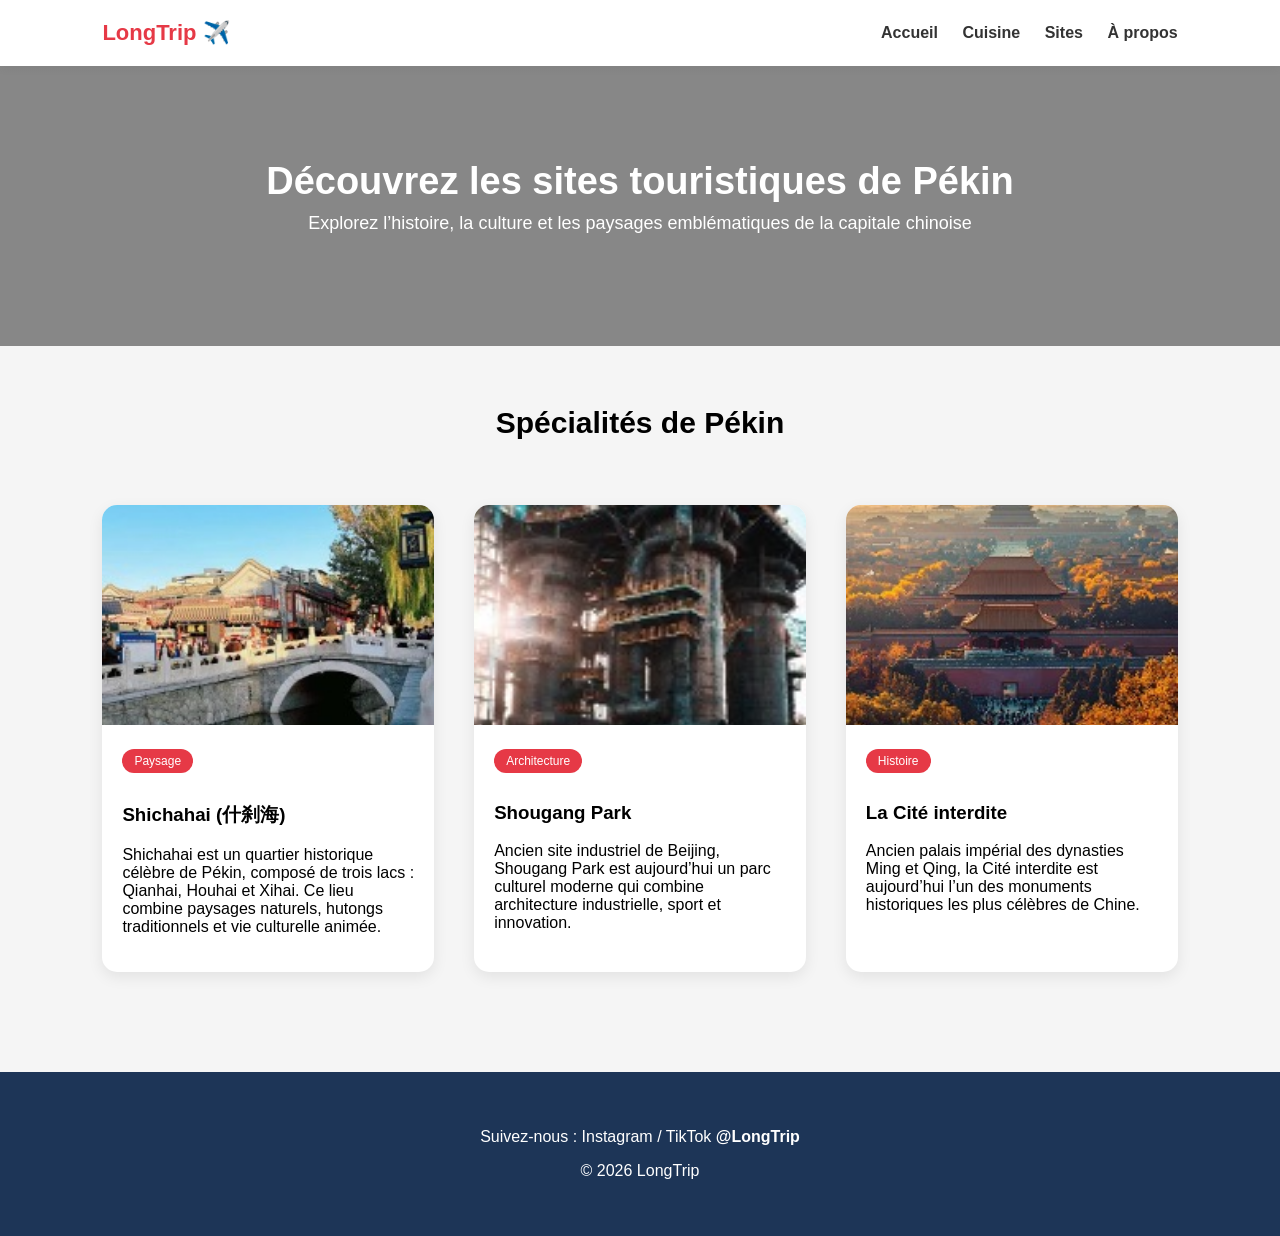
<file: longtrip/sites.html>
<!DOCTYPE html>
<html lang="fr">

<head>
<meta charset="UTF-8">
<meta name="viewport" content="width=device-width, initial-scale=1.0">

<title>LongTrip | Sites touristiques de Pékin</title>

<style>

body{
font-family: Arial, sans-serif;
margin:0;
background:#f5f5f5;
}

header{
display:flex;
justify-content:space-between;
align-items:center;
padding:20px 8%;
background:white;
box-shadow:0 2px 10px rgba(0,0,0,0.05);
}

.logo{
font-size:22px;
font-weight:bold;
color:#e63946;
}

nav a{
margin-left:20px;
text-decoration:none;
color:#333;
font-weight:bold;
}

.hero{
height:280px;
display:flex;
flex-direction:column;
justify-content:center;
align-items:center;
text-align:center;
color:white;
background:
linear-gradient(rgba(0,0,0,0.45),rgba(0,0,0,0.45)),
url("https://images.unsplash.com/photo-1547981609-4b6bfe67ca0b?auto=format&fit=crop&w=1920&q=80")
center/cover;
}

.hero h1{
font-size:38px;
margin:0;
}

.hero p{
font-size:18px;
margin-top:10px;
}

.section-title{
text-align:center;
margin-top:60px;
font-size:30px;
}

.food-grid{
display:grid;
grid-template-columns:repeat(auto-fit,minmax(280px,1fr));
gap:40px;
padding:40px 8%;
}

.food-item{
background:white;
border-radius:15px;
overflow:hidden;
box-shadow:0 5px 15px rgba(0,0,0,0.08);
transition:transform 0.3s;
text-decoration:none;
color:black;
}

.food-item:hover{
transform:scale(1.03);
}

.food-img{
width:100%;
height:220px;
object-fit:cover;
}

.food-content{
padding:20px;
}

.food-tag{
background:#e63946;
color:white;
padding:5px 12px;
border-radius:20px;
font-size:12px;
display:inline-block;
margin-bottom:10px;
}

footer{
background:#1d3557;
color:white;
text-align:center;
padding:40px;
margin-top:60px;
}

</style>
</head>

<body>

<header>

<div class="logo">LongTrip ✈️</div>

<nav>
<a href="index.html">Accueil</a>
<a href="nourriture.html">Cuisine</a>
<a href="#">Sites</a>
<a href="#">À propos</a>
</nav>

</header>


<section class="hero">

<h1>Découvrez les sites touristiques de Pékin</h1>

<p>Explorez l’histoire, la culture et les paysages emblématiques de la capitale chinoise</p>

</section>

<h2 class="section-title">Spécialités de Pékin</h2>


<div class="food-grid">

<!-- 卡片1 -->

<a class="food-item" href="shichahai.html">

<img src="images/shichahai.jpg" class="food-img">

<div class="food-content">

<span class="food-tag">Paysage</span>

<h3>Shichahai (什刹海)</h3>

<p>
Shichahai est un quartier historique célèbre de Pékin,
composé de trois lacs : Qianhai, Houhai et Xihai.
Ce lieu combine paysages naturels,
hutongs traditionnels et vie culturelle animée.
</p>

</div>

</a>


<!-- 卡片2 -->

<a class="food-item" href="shougang.html">

<img src="images/shougang.jpg" class="food-img">

<div class="food-content">

<span class="food-tag">Architecture</span>

<h3>Shougang Park</h3>

<p>
Ancien site industriel de Beijing,
Shougang Park est aujourd’hui
un parc culturel moderne
qui combine architecture industrielle,
sport et innovation.
</p>

</div>

</a>


<!-- 卡片3 -->

<a class="food-item" href="forbiddencity.html">

<img src="images/forbiddencity.jpg" class="food-img">

<div class="food-content">

<span class="food-tag">Histoire</span>

<h3>La Cité interdite</h3>

<p>
Ancien palais impérial des dynasties Ming et Qing,
la Cité interdite est aujourd’hui
l’un des monuments historiques
les plus célèbres de Chine.
</p>

</div>


</div> <!-- fin food-grid -->


<footer>

<p>Suivez-nous : Instagram / TikTok <strong>@LongTrip</strong></p>

<p>© 2026 LongTrip</p>

</footer>

</body>
</html>


</body>
</html>
</file>
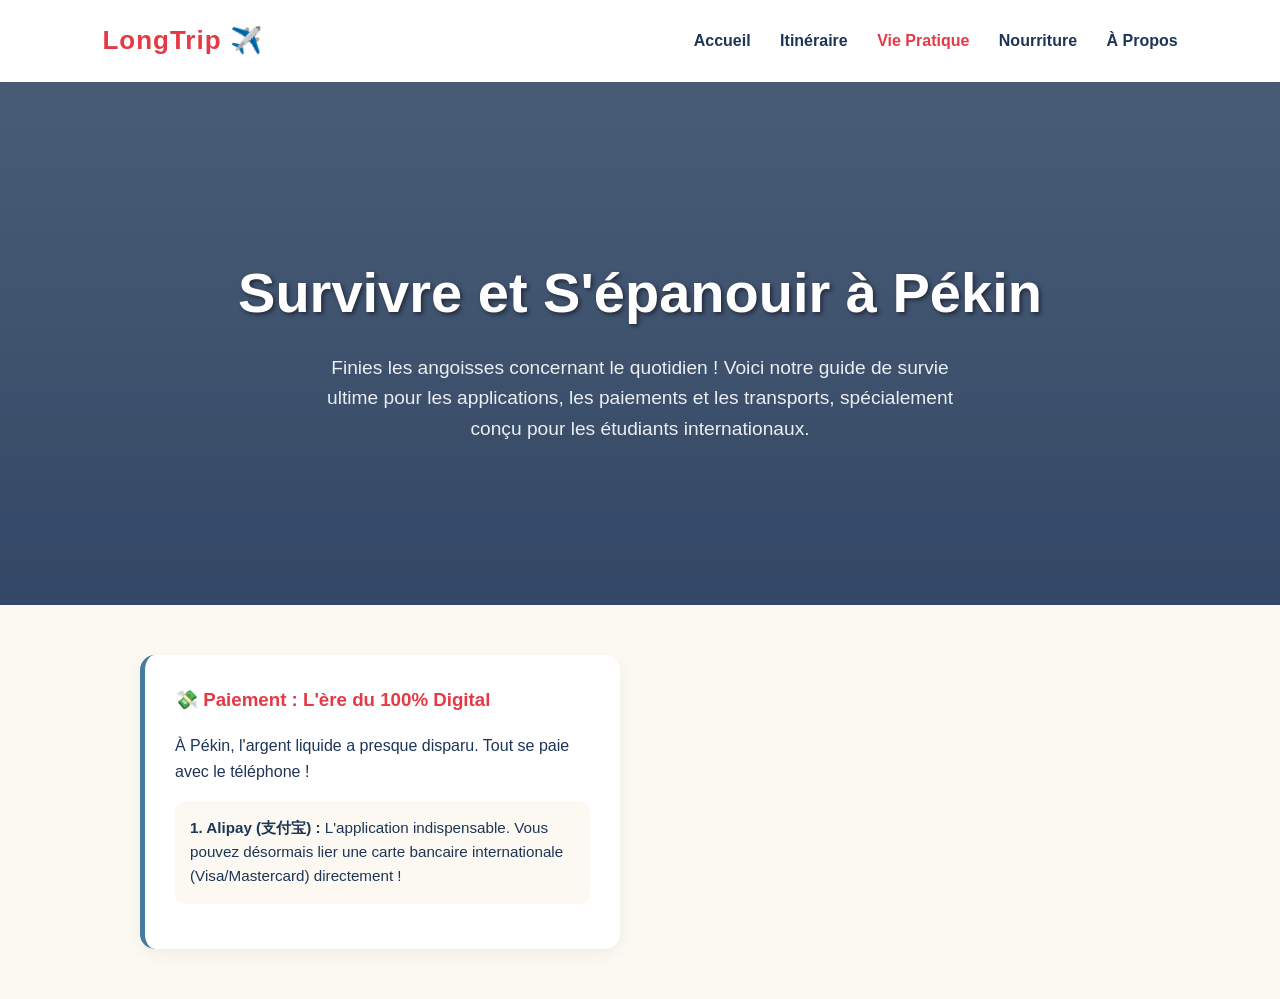
<file: longtrip/vie-pratique.html>
<!DOCTYPE html>
<html lang="fr">
<head>
    <meta charset="UTF-8">
    <meta name="viewport" content="width=device-width, initial-scale=1.0">
    <title>LongTrip | Vie Pratique à Pékin</title>
    <link rel="stylesheet" href="style.css">
    <style>
        .pratique-hero {
            background: linear-gradient(rgba(29, 53, 87, 0.8), rgba(29, 53, 87, 0.9)), url('https://images.unsplash.com/photo-1599571234909-29ed5d1321d6?ixlib=rb-4.0.3&auto=format&fit=crop&w=1920&q=80') center/cover;
        }
        .guide-container {
            max-width: 1000px;
            margin: 50px auto;
            padding: 0 20px;
            display: grid;
            grid-template-columns: 1fr 1fr;
            gap: 40px;
        }
        .guide-card {
            background: white;
            padding: 30px;
            border-radius: 15px;
            box-shadow: 0 5px 15px rgba(0,0,0,0.05);
            border-left: 5px solid var(--accent-blue);
        }
        .guide-card h3 { color: var(--primary-red); margin-top: 0; display: flex; align-items: center; gap: 10px;}
        .guide-step {
            background: var(--bg-beige);
            padding: 15px;
            border-radius: 10px;
            margin-bottom: 15px;
            font-size: 0.95rem;
        }
        /* 移动端适配 */
        @media (max-width: 768px) {
            .guide-container { grid-template-columns: 1fr; }
        }
    </style>
</head>
<body>

    <header>
        <div class="logo">LongTrip ✈️</div>
        <nav>
            <a href="index.html">Accueil</a>
            <a href="itineraire.html">Itinéraire</a>
            <a href="vie-pratique.html" style="color: var(--primary-red);">Vie Pratique</a>
            <a href="nourriture.html">Nourriture</a>
            <a href="a-propos.html">À Propos</a>
        </nav>
    </header>

    <section class="hero pratique-hero">
        <h1>Survivre et S'épanouir à Pékin</h1>
        <p>Finies les angoisses concernant le quotidien ! Voici notre guide de survie ultime pour les applications, les paiements et les transports, spécialement conçu pour les étudiants internationaux.</p>
    </section>

    <div class="guide-container">
        <div class="guide-card">
            <h3>💸 Paiement : L'ère du 100% Digital</h3>
            <p>À Pékin, l'argent liquide a presque disparu. Tout se paie avec le téléphone !</p>
            <div class="guide-step">
                <strong>1. Alipay (支付宝) :</strong> L'application indispensable. Vous pouvez désormais lier une carte bancaire internationale (Visa/Mastercard) directement !
            </div>
            <div class="guide-
</file>
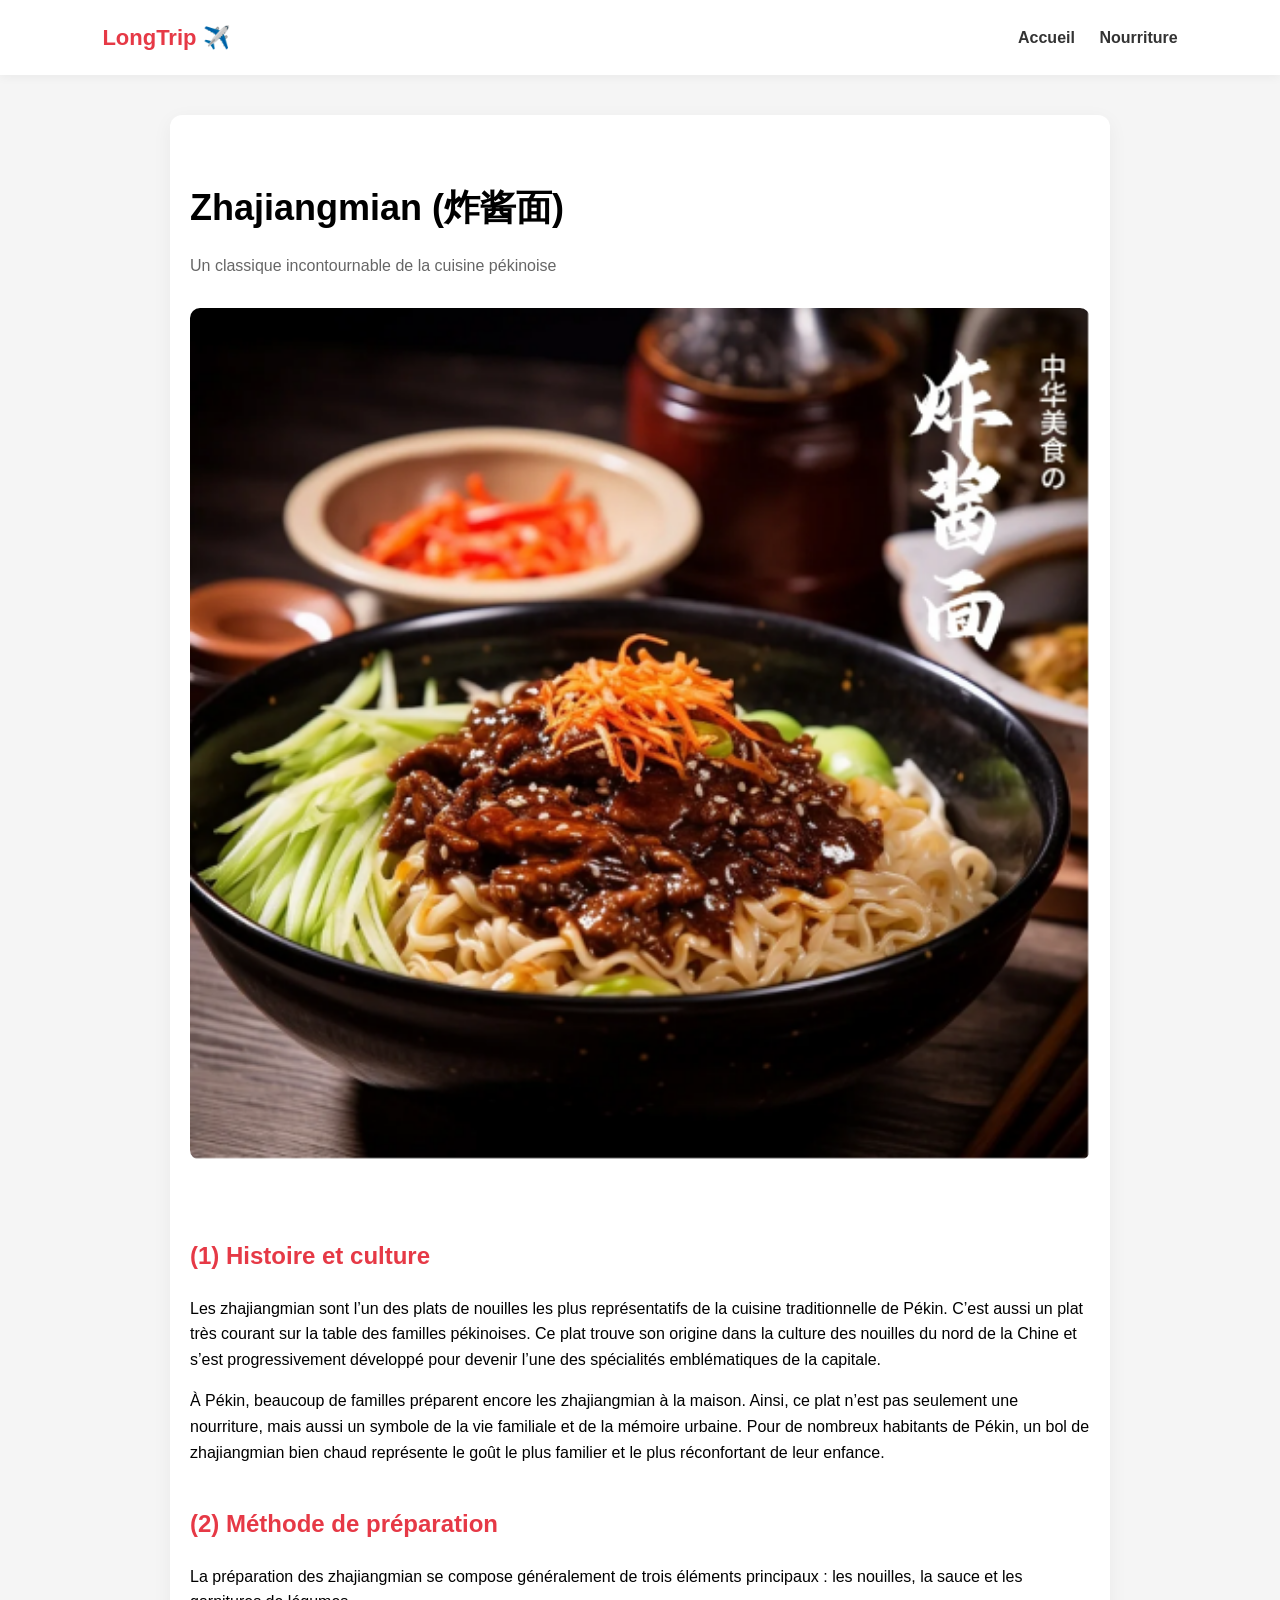
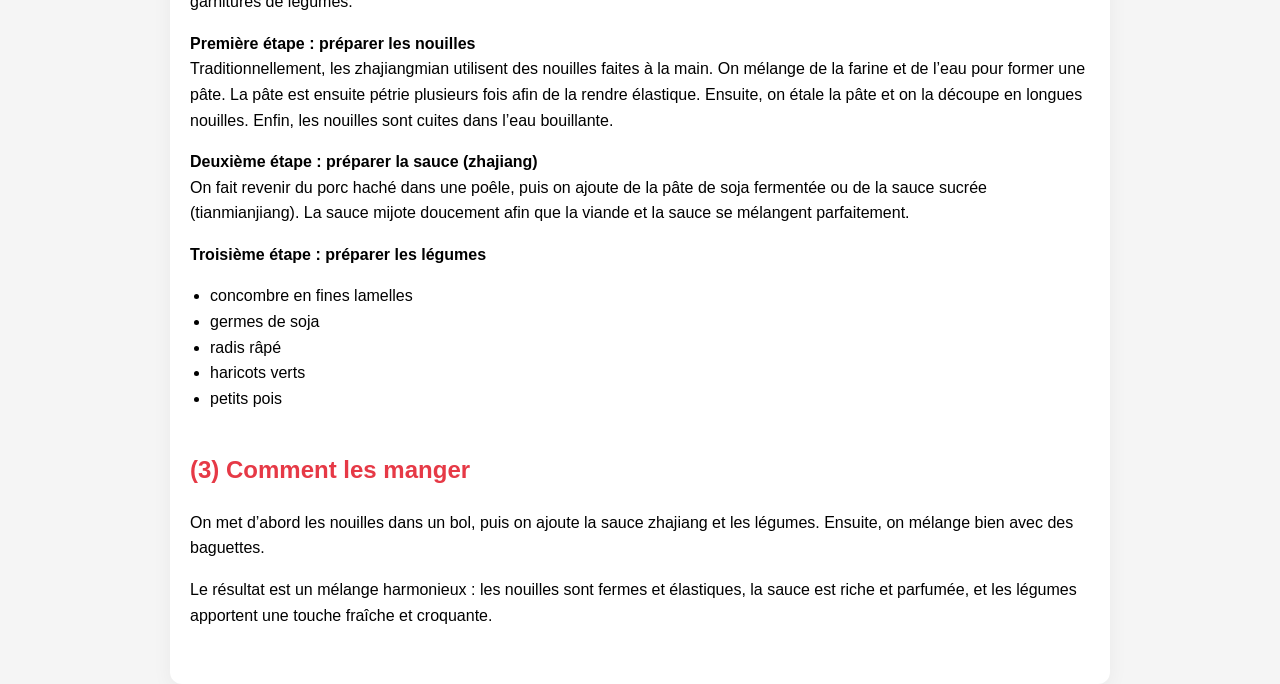
<file: longtrip/zhajiangmian.html>
<!DOCTYPE html>
<html lang="fr">

<head>

<meta charset="UTF-8">
<meta name="viewport" content="width=device-width, initial-scale=1.0">

<title>Zhajiangmian | LongTrip</title>

<style>

body{
font-family: Arial;
margin:0;
background:#f5f5f5;
line-height:1.6;
}

header{
display:flex;
justify-content:space-between;
align-items:center;
padding:20px 8%;
background:white;
box-shadow:0 2px 10px rgba(0,0,0,0.05);
}

.logo{
font-size:22px;
font-weight:bold;
color:#e63946;
}

nav a{
margin-left:20px;
text-decoration:none;
color:#333;
font-weight:bold;
}

.container{
max-width:900px;
margin:auto;
padding:40px 20px;
background:white;
margin-top:40px;
border-radius:12px;
box-shadow:0 5px 20px rgba(0,0,0,0.05);
}

.title{
font-size:36px;
margin-bottom:10px;
}

.subtitle{
color:#666;
margin-bottom:30px;
}

.food-img{
width:100%;
border-radius:10px;
margin-bottom:30px;
}

.section{
margin-top:40px;
}

h2{
color:#e63946;
}

ul{
padding-left:20px;
}

</style>

</head>


<body>

<header>

<div class="logo">LongTrip ✈️</div>

<nav>

<a href="index.html">Accueil</a>
<a href="nourriture.html">Nourriture</a>

</nav>

</header>



<div class="container">

<h1 class="title">Zhajiangmian (炸酱面)</h1>

<p class="subtitle">Un classique incontournable de la cuisine pékinoise</p>


<img src="images/zhajiangmian.png" class="food-img">

<div class="section">

<h2>(1) Histoire et culture</h2>

<p>
Les zhajiangmian sont l’un des plats de nouilles les plus représentatifs de la cuisine traditionnelle de Pékin.
C’est aussi un plat très courant sur la table des familles pékinoises.
Ce plat trouve son origine dans la culture des nouilles du nord de la Chine et s’est progressivement développé
pour devenir l’une des spécialités emblématiques de la capitale.
</p>

<p>
À Pékin, beaucoup de familles préparent encore les zhajiangmian à la maison.
Ainsi, ce plat n’est pas seulement une nourriture,
mais aussi un symbole de la vie familiale et de la mémoire urbaine.
Pour de nombreux habitants de Pékin,
un bol de zhajiangmian bien chaud représente le goût le plus familier
et le plus réconfortant de leur enfance.
</p>

</div>



<div class="section">

<h2>(2) Méthode de préparation</h2>

<p>
La préparation des zhajiangmian se compose généralement de trois éléments principaux :
les nouilles, la sauce et les garnitures de légumes.
</p>

<p>
<b>Première étape : préparer les nouilles</b><br>
Traditionnellement, les zhajiangmian utilisent des nouilles faites à la main.
On mélange de la farine et de l’eau pour former une pâte.
La pâte est ensuite pétrie plusieurs fois afin de la rendre élastique.
Ensuite, on étale la pâte et on la découpe en longues nouilles.
Enfin, les nouilles sont cuites dans l’eau bouillante.
</p>

<p>
<b>Deuxième étape : préparer la sauce (zhajiang)</b><br>
On fait revenir du porc haché dans une poêle,
puis on ajoute de la pâte de soja fermentée ou de la sauce sucrée (tianmianjiang).
La sauce mijote doucement afin que la viande et la sauce se mélangent parfaitement.
</p>

<p>
<b>Troisième étape : préparer les légumes</b>
</p>

<ul>

<li>concombre en fines lamelles</li>
<li>germes de soja</li>
<li>radis râpé</li>
<li>haricots verts</li>
<li>petits pois</li>

</ul>

</div>



<div class="section">

<h2>(3) Comment les manger</h2>

<p>
On met d’abord les nouilles dans un bol,
puis on ajoute la sauce zhajiang et les légumes.
Ensuite, on mélange bien avec des baguettes.
</p>

<p>
Le résultat est un mélange harmonieux :
les nouilles sont fermes et élastiques,
la sauce est riche et parfumée,
et les légumes apportent une touche fraîche et croquante.
</p>

</div>

</div>

</body>

</html>
</file>
<file: longtrip/style.css>
/* =========================================
   LongTrip - Variables & Couleurs de base
========================================= */
:root {
    --bg-beige: #FCF9F2;   /* PPT里的复古米色背景 */
    --primary-red: #E63946; /* 小龙的中国红强调色 */
    --text-dark: #1D3557;   /* 深蓝色正文，比纯黑更柔和现代 */
    --accent-blue: #457B9D; /* 辅助蓝色 */
}

/* =========================================
   Styles Globaux (全局基础样式)
========================================= */
body {
    margin: 0;
    font-family: 'Segoe UI', Tahoma, Geneva, Verdana, sans-serif;
    background-color: var(--bg-beige);
    color: var(--text-dark);
    line-height: 1.6;
}

/* =========================================
   En-tête & Navigation (顶部导航栏)
========================================= */
header {
    display: flex;
    justify-content: space-between;
    align-items: center;
    padding: 20px 8%;
    background-color: #fff;
    box-shadow: 0 2px 10px rgba(0,0,0,0.05);
    position: sticky;
    top: 0;
    z-index: 1000;
}

.logo { 
    font-size: 26px; 
    font-weight: 900; 
    color: var(--primary-red); 
    letter-spacing: 1px;
}

nav a { 
    margin-left: 25px; 
    text-decoration: none; 
    color: var(--text-dark); 
    font-weight: 600; 
    transition: color 0.3s;
}

nav a:hover { 
    color: var(--primary-red); 
}

/* =========================================
   Section Hero (主视觉横幅)
========================================= */
.hero {
    text-align: center;
    padding: 120px 20px;
    /* 背景图：带有深色遮罩以突出白色文字，请替换为你自己的图片链接 */
    background: linear-gradient(rgba(29, 53, 87, 0.75), rgba(29, 53, 87, 0.75)), url('https://images.unsplash.com/photo-1508804185872-d7badad00f7d?ixlib=rb-4.0.3&auto=format&fit=crop&w=1920&q=80') center/cover;
    color: white;
}

.hero h1 { 
    font-size: 3.5rem; 
    margin-bottom: 15px; 
    text-shadow: 2px 2px 4px rgba(0,0,0,0.5);
}

.hero p { 
    font-size: 1.2rem; 
    max-width: 650px; 
    margin: 0 auto 40px; 
    opacity: 0.9;
}

.btn {
    background-color: var(--primary-red);
    color: white;
    padding: 16px 35px;
    text-decoration: none;
    font-size: 1.1rem;
    font-weight:

    .features a{
text-decoration:none;
color:inherit;
}

.food-button{

display:inline-block;
margin-top:15px;
padding:8px 15px;

background:#e63946;
color:white;

text-decoration:none;
border-radius:20px;

font-size:14px;
font-weight:bold;

transition:0.3s;

}

.food-button:hover{

background:#c62828;

}
</file>
